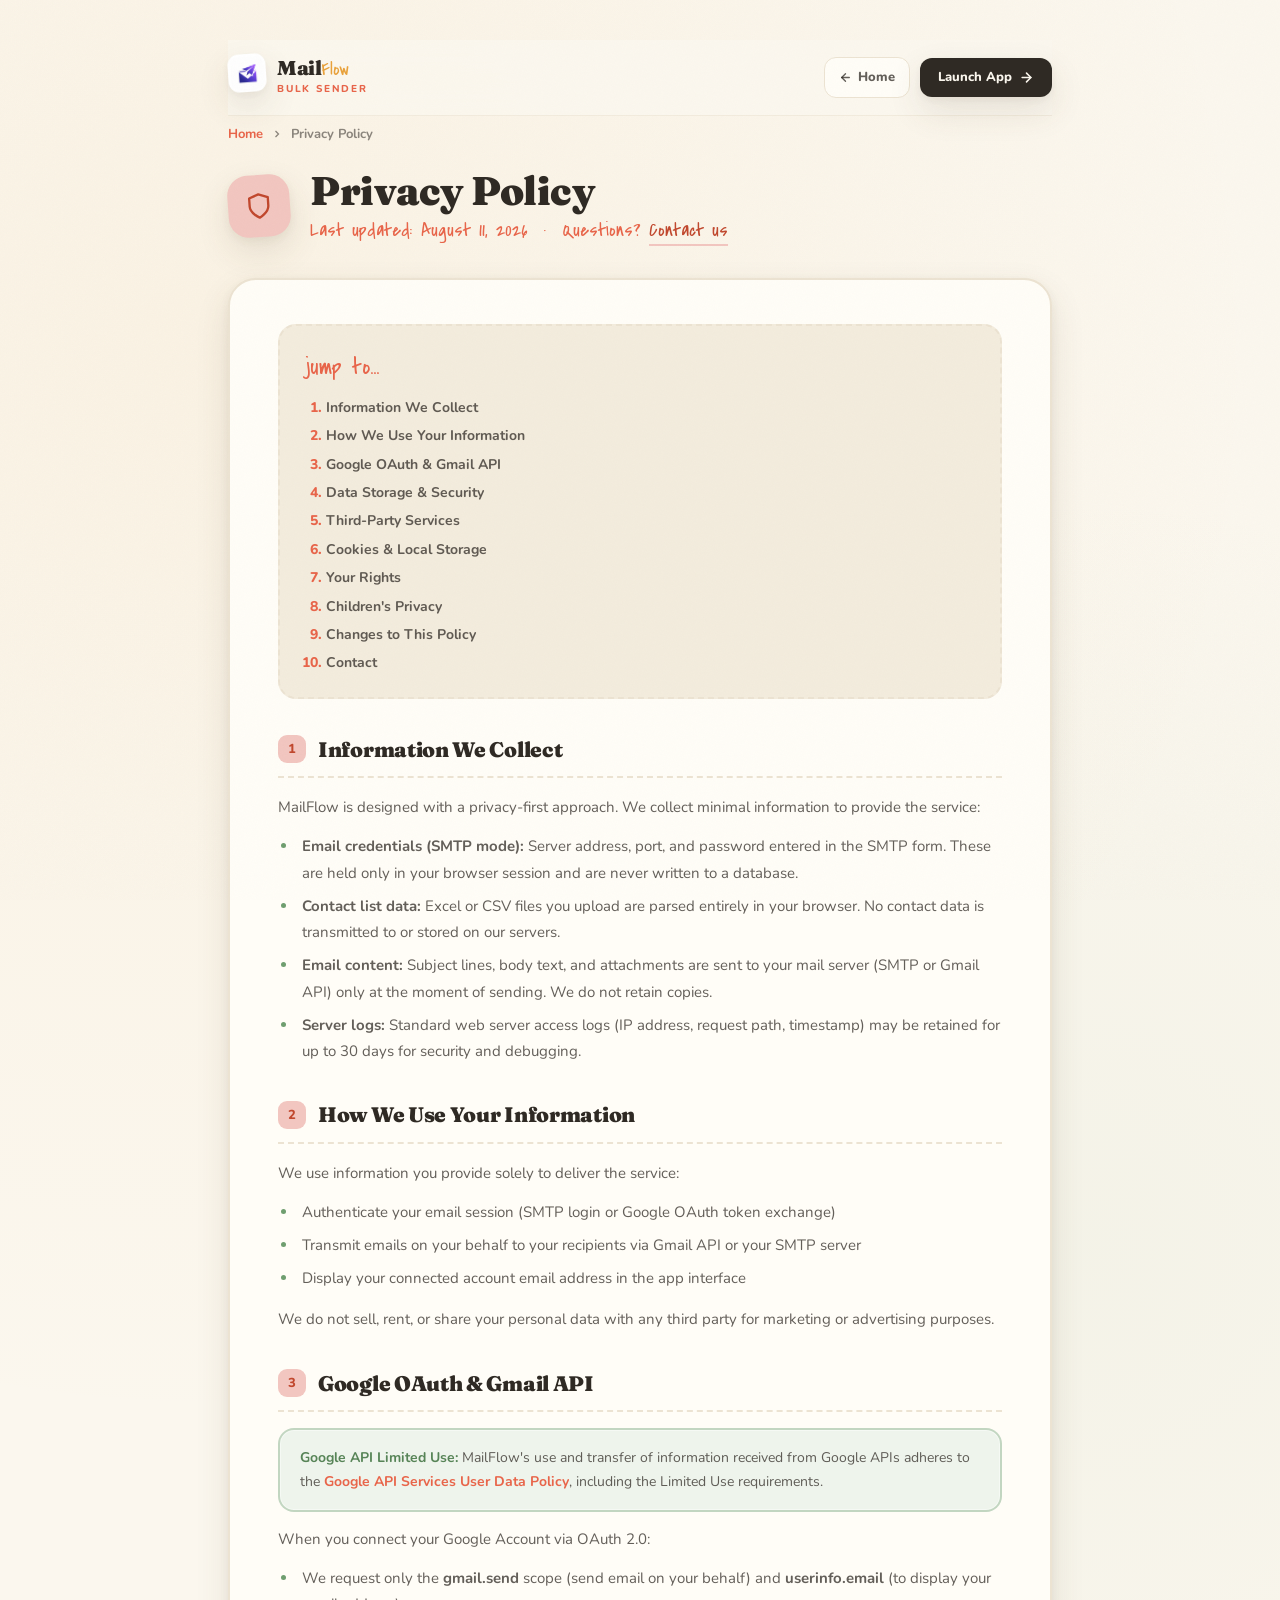
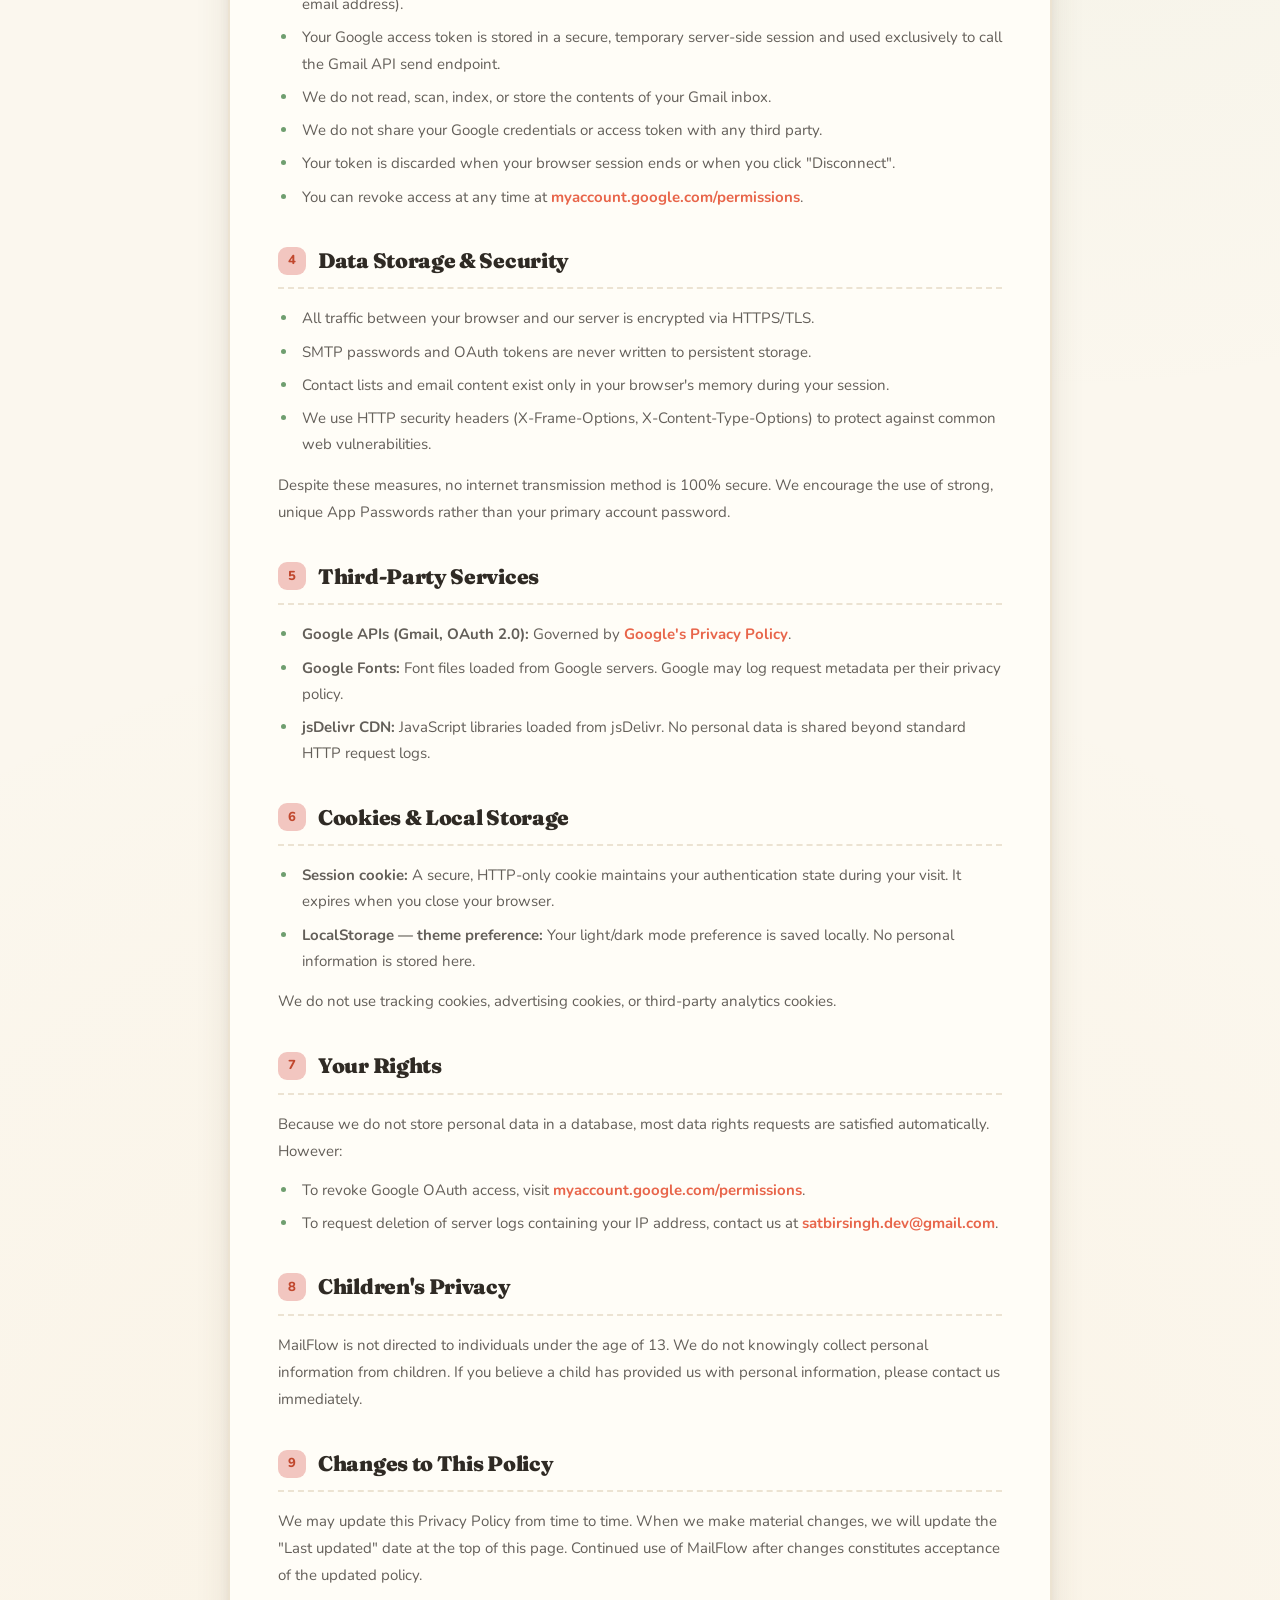
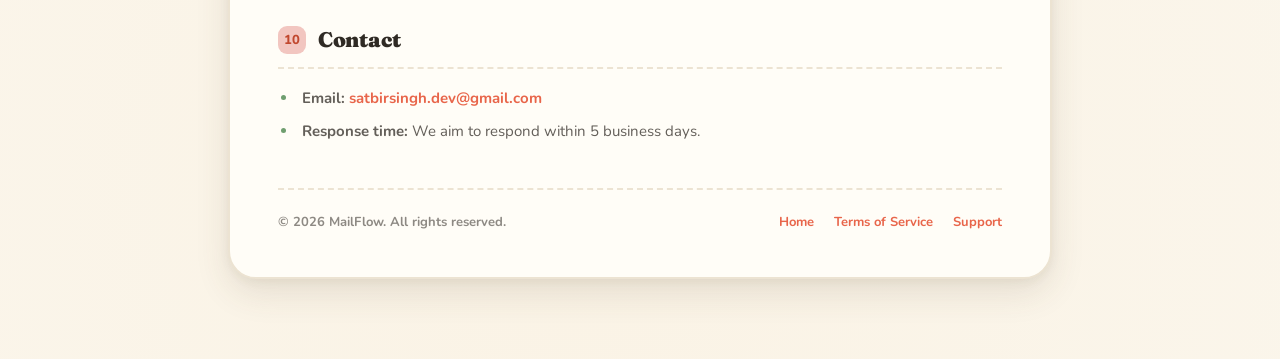
<file: templates/privacy.html>
<!DOCTYPE html>
<html lang="en">

<head>
  <meta charset="UTF-8" />
  <meta name="viewport" content="width=device-width, initial-scale=1.0" />
  <title>Privacy Policy | MailFlow</title>
  <meta name="description"
    content="Privacy Policy for MailFlow — Learn how we handle your data, Google OAuth 2.0 tokens, and email credentials with full Google Limited Use compliance.">
  <meta name="robots" content="index, follow, max-image-preview:large">
  <link rel="canonical" href="https://www.mailflow.tech/privacy" />
  <link rel="icon" type="image/svg+xml" href="/static/logo.svg" />
  <link rel="icon" type="image/x-icon" href="/static/favicon.ico" />

  <!-- Open Graph -->
  <meta property="og:site_name" content="MailFlow">
  <meta property="og:locale" content="en_US">
  <meta property="og:title" content="Privacy Policy | MailFlow">
  <meta property="og:description"
    content="Privacy Policy for MailFlow — Learn how we handle your data, Google OAuth tokens, and email credentials.">
  <meta property="og:type" content="article">
  <meta property="og:url" content="https://www.mailflow.tech/privacy">
  <meta property="og:image" content="https://www.mailflow.tech/static/logo.png">

  <!-- Twitter Card -->
  <meta name="twitter:card" content="summary">
  <meta name="twitter:title" content="Privacy Policy | MailFlow">
  <meta name="twitter:description"
    content="Privacy Policy for MailFlow — Learn how we handle your data, Google OAuth tokens, and email credentials.">
  <meta name="twitter:image" content="https://www.mailflow.tech/static/logo.png">

  <!-- Favicon -->
  <link rel="icon" type="image/x-icon" href="/static/favicon.ico">
  <link rel="icon" type="image/png" sizes="32x32" href="/static/favicon-32.png">
  <link rel="apple-touch-icon" href="/static/favicon-192.png">

  <link rel="preconnect" href="https://fonts.googleapis.com">
  <link rel="preconnect" href="https://fonts.gstatic.com" crossorigin>
  <link href="https://fonts.googleapis.com/css2?family=Fraunces:opsz,wght@9..144,500;9..144,700;9..144,900&family=Nunito:wght@400;600;700;800&family=Covered+By+Your+Grace&display=swap" rel="stylesheet" />

  <style>
    *,
    *::before,
    *::after { box-sizing: border-box; margin: 0; padding: 0; }

    :root {
      --cream: #fbf7ee;
      --cream-2: #f3ecdd;
      --ink: #2f2a24;
      --ink-soft: rgba(47, 42, 36, 0.75);
      --ink-faint: rgba(47, 42, 36, 0.55);
      --terra: #e8654a;
      --terra-dark: #c1482e;
      --gold: #e9a23b;
      --gold-dark: #c9861d;
      --sage: #6f9e6f;
      --sage-dark: #578457;
      --sky: #6ca7d1;
      --blush: #f2c6c0;
      --berry: #b2506e;
      --card: #fffdf7;
      --card-border: #ece3d2;
      --shadow: 0 14px 34px rgba(84, 62, 38, 0.12), 0 3px 10px rgba(84, 62, 38, 0.06);
      --shadow-big: 0 24px 60px rgba(84, 62, 38, 0.18), 0 6px 18px rgba(84, 62, 38, 0.08);
      --font-display: 'Fraunces', Georgia, serif;
      --font-body: 'Nunito', system-ui, sans-serif;
      --font-hand: 'Covered By Your Grace', cursive;
    }

    html { scrollbar-width: thin; scrollbar-color: #d8cbb4 #ece3d2; }
    ::-webkit-scrollbar { width: 12px; }
    ::-webkit-scrollbar-track { background: var(--cream); }
    ::-webkit-scrollbar-thumb { background: #d9ccb4; border-radius: 99px; border: 3px solid var(--cream); }
    ::-webkit-scrollbar-thumb:hover { background: var(--terra); }

    html { scroll-behavior: smooth; }

    body {
      font-family: var(--font-body);
      background: var(--cream);
      color: var(--ink);
      line-height: 1.6;
      overflow-x: hidden;
      -webkit-font-smoothing: antialiased;
      background-image:
        radial-gradient(circle at 15% 10%, rgba(233,162,59,0.06) 0, transparent 32%),
        radial-gradient(circle at 85% 35%, rgba(111,158,111,0.05) 0, transparent 30%),
        radial-gradient(circle at 45% 95%, rgba(233,162,59,0.05) 0, transparent 35%);
    }

    .grain::after {
      content: '';
      position: fixed;
      inset: 0;
      pointer-events: none;
      z-index: 60;
      opacity: 0.5;
      mix-blend-mode: multiply;
      background-image: url("data:image/svg+xml,%3Csvg xmlns='http://www.w3.org/2000/svg' width='120' height='120'%3E%3Cfilter id='n'%3E%3CfeTurbulence type='fractalNoise' baseFrequency='0.9' numOctaves='2'/%3E%3C/filter%3E%3Crect width='100%25' height='100%25' filter='url(%23n)' opacity='0.05'/%3E%3C/svg%3E");
    }

    .page-wrap {
      position: relative;
      z-index: 10;
      max-width: 880px;
      margin: 0 auto;
      padding: 40px 28px 80px;
    }

    /* ── Navbar ─────────────────────────────── */
    /* ── Navbar ─────────────────────────────── */
    nav.lnav {
      position: sticky;
      top: 0;
      z-index: 50;
      display: flex;
      align-items: center;
      justify-content: space-between;
      padding: 14px 0;
      margin: 0 0 8px;
      background: rgba(251, 247, 238, 0.88);
      backdrop-filter: blur(14px);
      -webkit-backdrop-filter: blur(14px);
      border-bottom: 1.5px solid rgba(236, 227, 210, 0.6);
    }

    .nav-logo { display: flex; align-items: center; gap: 11px; text-decoration: none; }
    .logo-badge img {
      width: 38px; height: 38px; border-radius: 11px;
      object-fit: cover; background: #fff; padding: 2.5px;
      box-shadow: var(--shadow);
      transform: rotate(-4deg);
      transition: transform 0.3s;
    }
    .nav-logo:hover .logo-badge img { transform: rotate(4deg) scale(1.06); }
    .nav-logo-text {
      font-family: var(--font-display);
      font-weight: 900;
      font-size: 20px;
      letter-spacing: -0.4px;
      color: var(--ink);
      line-height: 1;
    }
    .nav-hyphen { font-family: var(--font-hand); color: var(--gold); font-weight: 400; display: inline-block; }
    .nav-logo-sub {
      font-size: 10px; color: var(--terra); font-weight: 800;
      letter-spacing: 1.8px; text-transform: uppercase; margin-top: 2px;
    }

    .nav-actions { display: flex; align-items: center; gap: 10px; }
    .btn-nav-ghost {
      display: inline-flex; align-items: center; gap: 6px;
      padding: 9px 14px; border-radius: 12px;
      font-size: 13px; font-weight: 800; text-decoration: none;
      color: var(--ink-soft); border: 1.5px solid var(--card-border);
      background: var(--card); transition: transform 0.2s, border-color 0.2s, color 0.2s, box-shadow 0.2s;
    }
    .btn-nav-ghost:hover { color: var(--terra-dark); border-color: var(--terra); transform: translateY(-2px); box-shadow: var(--shadow); }
    .btn-nav-cta {
      background: var(--ink); color: var(--cream);
      padding: 9px 18px; border-radius: 12px;
      font-size: 13px; font-weight: 800; text-decoration: none;
      display: inline-flex; align-items: center; gap: 7px;
      box-shadow: var(--shadow); transition: transform 0.2s, box-shadow 0.2s, background 0.2s;
    }
    .btn-nav-cta:hover { transform: translateY(-2px) rotate(-1deg); box-shadow: var(--shadow-big); background: var(--terra); }

    /* ── Breadcrumb ─────────────────────────── */
    .breadcrumb {
      display: flex; align-items: center; gap: 8px;
      font-size: 13px; color: var(--ink-faint); margin-bottom: 26px; font-weight: 700;
    }
    .breadcrumb a { color: var(--terra); text-decoration: none; }
    .breadcrumb a:hover { text-decoration: underline; }

    /* ── Doc hero ───────────────────────────── */
    .doc-hero { display: flex; align-items: center; gap: 20px; margin-bottom: 36px; }
    .doc-icon {
      width: 62px; height: 62px; border-radius: 20px; flex-shrink: 0;
      background: var(--blush); color: var(--terra-dark);
      display: grid; place-items: center;
      box-shadow: var(--shadow);
      transform: rotate(-4deg);
    }
    .doc-hero-text h1 {
      font-family: var(--font-display);
      font-size: 40px; font-weight: 900;
      letter-spacing: -0.5px; line-height: 1.05;
      margin-bottom: 6px;
    }
    .doc-hero-text .meta {
      font-family: var(--font-hand);
      font-size: 20px; line-height: 1.2;
      color: var(--terra);
    }
    .doc-hero-text .meta a { color: var(--terra-dark); text-decoration: none; border-bottom: 2px solid var(--blush); }
    .doc-hero-text .meta a:hover { border-bottom-color: var(--terra); }

    /* ── Doc card ───────────────────────────── */
    .doc-card {
      background: var(--card);
      border: 2px solid var(--card-border);
      border-radius: 28px;
      padding: 44px 48px;
      box-shadow: var(--shadow);
      animation: rise 0.5s ease-out;
    }
    @keyframes rise {
      from { opacity: 0; transform: translateY(18px); }
      to { opacity: 1; transform: translateY(0); }
    }
    @media (max-width: 600px) { .doc-card { padding: 28px 22px; } }

    .toc {
      background: var(--cream-2);
      border: 2px dashed var(--card-border);
      border-radius: 18px;
      padding: 22px 26px;
      margin-bottom: 34px;
    }
    .toc-title {
      font-family: var(--font-hand);
      font-size: 24px; color: var(--terra);
      margin-bottom: 10px;
    }
    .toc ol { padding-left: 20px; display: flex; flex-direction: column; gap: 6px; }
    .toc li { font-size: 14px; font-weight: 700; }
    .toc li::marker { color: var(--terra); font-weight: 800; }
    .toc a { color: var(--ink-soft); text-decoration: none; }
    .toc a:hover { color: var(--terra-dark); text-decoration: underline; text-underline-offset: 3px; }

    .doc-section { margin-bottom: 34px; scroll-margin-top: 110px; }
    .doc-section:last-child { margin-bottom: 0; }

    h2.section-title {
      font-family: var(--font-display);
      font-size: 21px; font-weight: 900;
      letter-spacing: -0.3px;
      color: var(--ink);
      padding-bottom: 10px;
      border-bottom: 2px dashed var(--card-border);
      margin-bottom: 16px;
      display: flex; align-items: center; gap: 12px;
    }
    h2.section-title .num {
      width: 28px; height: 28px; border-radius: 9px; flex-shrink: 0;
      background: var(--blush); color: var(--terra-dark);
      font-family: var(--font-body); font-size: 13px; font-weight: 800;
      display: grid; place-items: center;
    }

    p.doc-p {
      font-size: 15px; color: var(--ink-soft);
      line-height: 1.8; margin-bottom: 12px;
    }
    p.doc-p:last-child { margin-bottom: 0; }

    ul.doc-ul, ol.doc-ol {
      padding-left: 20px; margin-bottom: 14px;
      display: flex; flex-direction: column; gap: 7px;
    }
    ul.doc-ul li, ol.doc-ol li {
      font-size: 15px; color: var(--ink-soft); line-height: 1.75;
      padding-left: 4px;
    }
    ul.doc-ul li::marker { color: var(--sage); }
    ol.doc-ol li::marker { color: var(--terra); font-weight: 800; }

    .highlight-box {
      background: #eef4ec;
      border: 2px solid rgba(111, 158, 111, 0.35);
      border-radius: 16px;
      padding: 16px 20px;
      font-size: 14px; color: var(--ink-soft); line-height: 1.7;
      margin-bottom: 14px;
      box-shadow: inset 0 0 0 1px rgba(255,255,255,0.4);
    }
    .highlight-box strong { color: var(--sage-dark); }

    a.doc-link { color: var(--terra); text-decoration: none; font-weight: 700; }
    a.doc-link:hover { text-decoration: underline; text-underline-offset: 3px; }

    .doc-footer {
      margin-top: 44px; padding-top: 22px;
      border-top: 2px dashed var(--card-border);
      display: flex; align-items: center; justify-content: space-between;
      flex-wrap: wrap; gap: 12px;
      font-size: 13px; color: var(--ink-faint); font-weight: 700;
    }
    .doc-footer a { color: var(--terra); text-decoration: none; margin-left: 16px; }
    .doc-footer a:hover { text-decoration: underline; }

    @media (max-width: 640px) {
      .page-wrap { padding: 0 18px 60px; }
      nav.lnav { padding: 12px 0; margin-bottom: 4px; }
      .logo-badge img { width: 32px; height: 32px; border-radius: 9px; }
      .nav-logo-text { font-size: 17px; }
      .nav-logo-sub { font-size: 9px; letter-spacing: 1.4px; }
      .nav-actions { gap: 8px; }
      .btn-nav-ghost { padding: 7px 11px; font-size: 12px; border-radius: 10px; }
      .btn-nav-cta { padding: 7px 14px; font-size: 12px; border-radius: 10px; }
      .btn-nav-ghost svg, .btn-nav-cta svg { width: 12px !important; height: 12px !important; }
      .doc-hero-text h1 { font-size: 30px; }
      .doc-hero { gap: 14px; margin-bottom: 28px; }
      .doc-icon { width: 50px; height: 50px; border-radius: 16px; }
      .doc-icon svg { width: 22px; height: 22px; }
    }

    @media (max-width: 420px) {
      nav.lnav { padding: 10px 0; }
      .logo-badge img { width: 28px; height: 28px; border-radius: 8px; }
      .nav-logo { gap: 8px; }
      .nav-logo-text { font-size: 15px; }
      .nav-logo-sub { font-size: 8px; letter-spacing: 1px; }
      .btn-nav-ghost { padding: 6px 10px; font-size: 11px; gap: 4px; }
      .btn-nav-cta { padding: 6px 12px; font-size: 11px; gap: 5px; }
      .doc-hero-text h1 { font-size: 26px; }
      .breadcrumb { font-size: 12px; margin-bottom: 18px; }
    }
  </style>
</head>

<body class="grain">
  <div class="page-wrap">

    <nav class="lnav">
      <a href="/" class="nav-logo">
        <span class="logo-badge">
          <img src="/static/logo.png" alt="MailFlow Logo" width="44" height="44" fetchpriority="high" />
        </span>
        <span>
          <div class="nav-logo-text">Mail<span class="nav-hyphen">Flow</span></div>
          <div class="nav-logo-sub">Bulk Sender</div>
        </span>
      </a>
      <div class="nav-actions">
        <a href="/" class="btn-nav-ghost">
          <svg xmlns="http://www.w3.org/2000/svg" width="13" height="13" viewBox="0 0 24 24" fill="none" stroke="currentColor" stroke-width="2.5" stroke-linecap="round" stroke-linejoin="round">
            <line x1="19" y1="12" x2="5" y2="12" />
            <polyline points="12 19 5 12 12 5" />
          </svg>
          Home
        </a>
        <a href="/app" class="btn-nav-cta">
          Launch App
          <svg xmlns="http://www.w3.org/2000/svg" width="15" height="15" viewBox="0 0 24 24" fill="none" stroke="currentColor" stroke-width="2.5" stroke-linecap="round" stroke-linejoin="round">
            <line x1="5" y1="12" x2="19" y2="12" /><polyline points="12 5 19 12 12 19" />
          </svg>
        </a>
      </div>
    </nav>

    <main>
      <div class="breadcrumb">
        <a href="/">Home</a>
        <svg xmlns="http://www.w3.org/2000/svg" width="12" height="12" viewBox="0 0 24 24" fill="none" stroke="currentColor" stroke-width="2.5">
          <polyline points="9 18 15 12 9 6" />
        </svg>
        <span>Privacy Policy</span>
      </div>

      <div class="doc-hero">
        <div class="doc-icon">
          <svg xmlns="http://www.w3.org/2000/svg" width="28" height="28" viewBox="0 0 24 24" fill="none" stroke="currentColor" stroke-width="2" stroke-linecap="round" stroke-linejoin="round">
            <path d="M12 22s8-4 8-10V5l-8-3-8 3v7c0 6 8 10 8 10z" />
          </svg>
        </div>
        <div class="doc-hero-text">
          <h1>Privacy Policy</h1>
          <p class="meta">Last updated: August 11, 2026 &nbsp;&middot;&nbsp; Questions? <a href="mailto:satbirsingh.dev@gmail.com">Contact us</a></p>
        </div>
      </div>

      <div class="doc-card">
        <div class="toc">
          <div class="toc-title">jump to&hellip;</div>
          <ol>
            <li><a href="#s1">Information We Collect</a></li>
            <li><a href="#s2">How We Use Your Information</a></li>
            <li><a href="#s3">Google OAuth &amp; Gmail API</a></li>
            <li><a href="#s4">Data Storage &amp; Security</a></li>
            <li><a href="#s5">Third-Party Services</a></li>
            <li><a href="#s6">Cookies &amp; Local Storage</a></li>
            <li><a href="#s7">Your Rights</a></li>
            <li><a href="#s8">Children's Privacy</a></li>
            <li><a href="#s9">Changes to This Policy</a></li>
            <li><a href="#s10">Contact</a></li>
          </ol>
        </div>

        <div class="doc-section" id="s1">
          <h2 class="section-title"><span class="num">1</span> Information We Collect</h2>
          <p class="doc-p">MailFlow is designed with a privacy-first approach. We collect minimal information to provide
            the service:</p>
          <ul class="doc-ul">
            <li><strong>Email credentials (SMTP mode):</strong> Server address, port, and password entered in the SMTP
              form. These are held only in your browser session and are never written to a database.</li>
            <li><strong>Contact list data:</strong> Excel or CSV files you upload are parsed entirely in your browser. No
              contact data is transmitted to or stored on our servers.</li>
            <li><strong>Email content:</strong> Subject lines, body text, and attachments are sent to your mail server
              (SMTP or Gmail API) only at the moment of sending. We do not retain copies.</li>
            <li><strong>Server logs:</strong> Standard web server access logs (IP address, request path, timestamp) may be
              retained for up to 30 days for security and debugging.</li>
          </ul>
        </div>

        <div class="doc-section" id="s2">
          <h2 class="section-title"><span class="num">2</span> How We Use Your Information</h2>
          <p class="doc-p">We use information you provide solely to deliver the service:</p>
          <ul class="doc-ul">
            <li>Authenticate your email session (SMTP login or Google OAuth token exchange)</li>
            <li>Transmit emails on your behalf to your recipients via Gmail API or your SMTP server</li>
            <li>Display your connected account email address in the app interface</li>
          </ul>
          <p class="doc-p">We do not sell, rent, or share your personal data with any third party for marketing or
            advertising purposes.</p>
        </div>

        <div class="doc-section" id="s3">
          <h2 class="section-title"><span class="num">3</span> Google OAuth &amp; Gmail API</h2>
          <div class="highlight-box">
            <strong>Google API Limited Use:</strong> MailFlow's use and transfer of information received from Google APIs
            adheres to the <a class="doc-link" href="https://developers.google.com/terms/api-services-user-data-policy" target="_blank" rel="noopener">Google API Services User Data Policy</a>, including the Limited Use requirements.
          </div>
          <p class="doc-p">When you connect your Google Account via OAuth 2.0:</p>
          <ul class="doc-ul">
            <li>We request only the <strong>gmail.send</strong> scope (send email on your behalf) and
              <strong>userinfo.email</strong> (to display your email address).</li>
            <li>Your Google access token is stored in a secure, temporary server-side session and used exclusively to call
              the Gmail API send endpoint.</li>
            <li>We do not read, scan, index, or store the contents of your Gmail inbox.</li>
            <li>We do not share your Google credentials or access token with any third party.</li>
            <li>Your token is discarded when your browser session ends or when you click "Disconnect".</li>
            <li>You can revoke access at any time at <a class="doc-link" href="https://myaccount.google.com/permissions" target="_blank" rel="noopener">myaccount.google.com/permissions</a>.</li>
          </ul>
        </div>

        <div class="doc-section" id="s4">
          <h2 class="section-title"><span class="num">4</span> Data Storage &amp; Security</h2>
          <ul class="doc-ul">
            <li>All traffic between your browser and our server is encrypted via HTTPS/TLS.</li>
            <li>SMTP passwords and OAuth tokens are never written to persistent storage.</li>
            <li>Contact lists and email content exist only in your browser's memory during your session.</li>
            <li>We use HTTP security headers (X-Frame-Options, X-Content-Type-Options) to protect against common web
              vulnerabilities.</li>
          </ul>
          <p class="doc-p">Despite these measures, no internet transmission method is 100% secure. We encourage the use of
            strong, unique App Passwords rather than your primary account password.</p>
        </div>

        <div class="doc-section" id="s5">
          <h2 class="section-title"><span class="num">5</span> Third-Party Services</h2>
          <ul class="doc-ul">
            <li><strong>Google APIs (Gmail, OAuth 2.0):</strong> Governed by <a class="doc-link" href="https://policies.google.com/privacy" target="_blank" rel="noopener">Google's Privacy Policy</a>.</li>
            <li><strong>Google Fonts:</strong> Font files loaded from Google servers. Google may log request metadata per
              their privacy policy.</li>
            <li><strong>jsDelivr CDN:</strong> JavaScript libraries loaded from jsDelivr. No personal data is shared
              beyond standard HTTP request logs.</li>
          </ul>
        </div>

        <div class="doc-section" id="s6">
          <h2 class="section-title"><span class="num">6</span> Cookies &amp; Local Storage</h2>
          <ul class="doc-ul">
            <li><strong>Session cookie:</strong> A secure, HTTP-only cookie maintains your authentication state during
              your visit. It expires when you close your browser.</li>
            <li><strong>LocalStorage — theme preference:</strong> Your light/dark mode preference is saved locally. No
              personal information is stored here.</li>
          </ul>
          <p class="doc-p">We do not use tracking cookies, advertising cookies, or third-party analytics cookies.</p>
        </div>

        <div class="doc-section" id="s7">
          <h2 class="section-title"><span class="num">7</span> Your Rights</h2>
          <p class="doc-p">Because we do not store personal data in a database, most data rights requests are satisfied
            automatically. However:</p>
          <ul class="doc-ul">
            <li>To revoke Google OAuth access, visit <a class="doc-link" href="https://myaccount.google.com/permissions" target="_blank" rel="noopener">myaccount.google.com/permissions</a>.</li>
            <li>To request deletion of server logs containing your IP address, contact us at <a class="doc-link" href="mailto:satbirsingh.dev@gmail.com">satbirsingh.dev@gmail.com</a>.</li>
          </ul>
        </div>

        <div class="doc-section" id="s8">
          <h2 class="section-title"><span class="num">8</span> Children's Privacy</h2>
          <p class="doc-p">MailFlow is not directed to individuals under the age of 13. We do not knowingly collect
            personal information from children. If you believe a child has provided us with personal information, please
            contact us immediately.</p>
        </div>

        <div class="doc-section" id="s9">
          <h2 class="section-title"><span class="num">9</span> Changes to This Policy</h2>
          <p class="doc-p">We may update this Privacy Policy from time to time. When we make material changes, we will
            update the "Last updated" date at the top of this page. Continued use of MailFlow after changes constitutes
            acceptance of the updated policy.</p>
        </div>

        <div class="doc-section" id="s10">
          <h2 class="section-title"><span class="num">10</span> Contact</h2>
          <ul class="doc-ul">
            <li><strong>Email:</strong> <a class="doc-link" href="mailto:satbirsingh.dev@gmail.com">satbirsingh.dev@gmail.com</a></li>
            <li><strong>Response time:</strong> We aim to respond within 5 business days.</li>
          </ul>
        </div>

        <div class="doc-footer">
          <span>&copy; 2026 MailFlow. All rights reserved.</span>
          <div>
            <a href="/">Home</a>
            <a href="/terms">Terms of Service</a>
            <a href="/support">Support</a>
          </div>
        </div>
      </div>
    </main>
  </div>
</body>

</html>
</file>
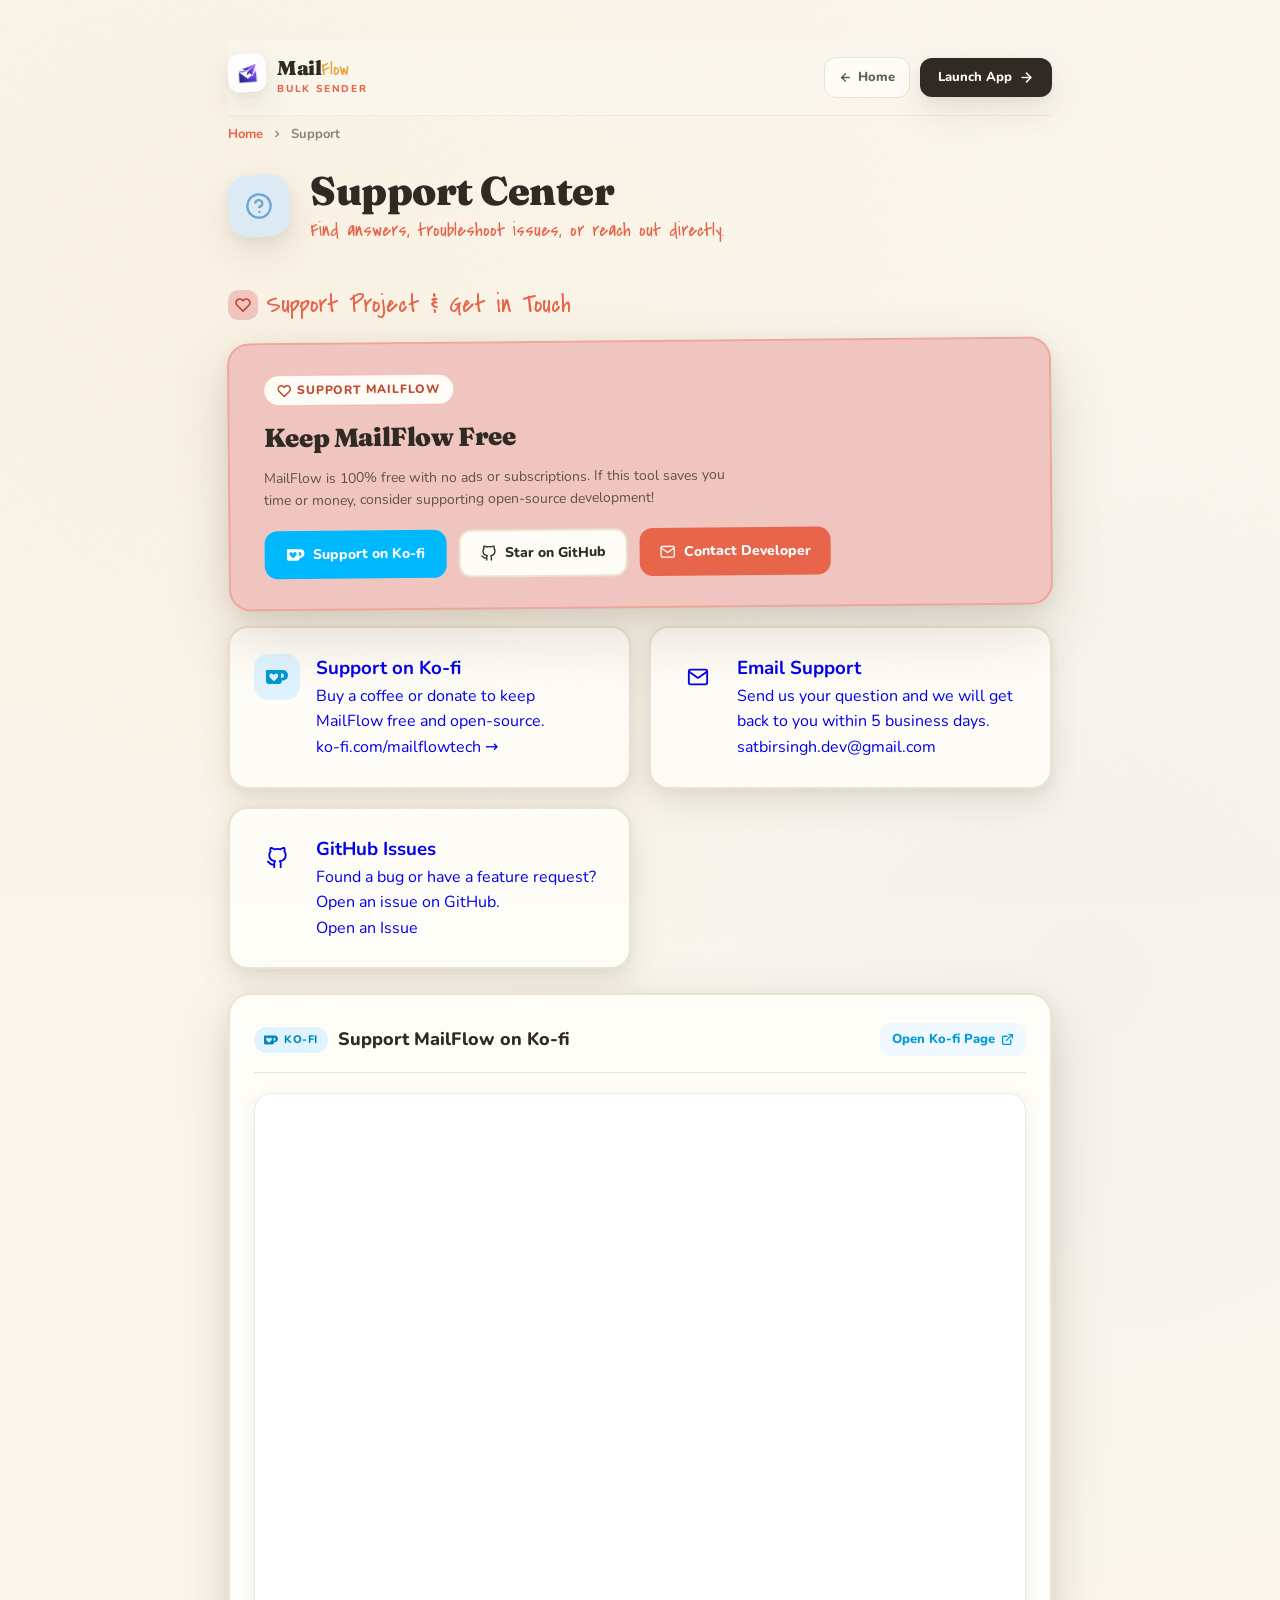
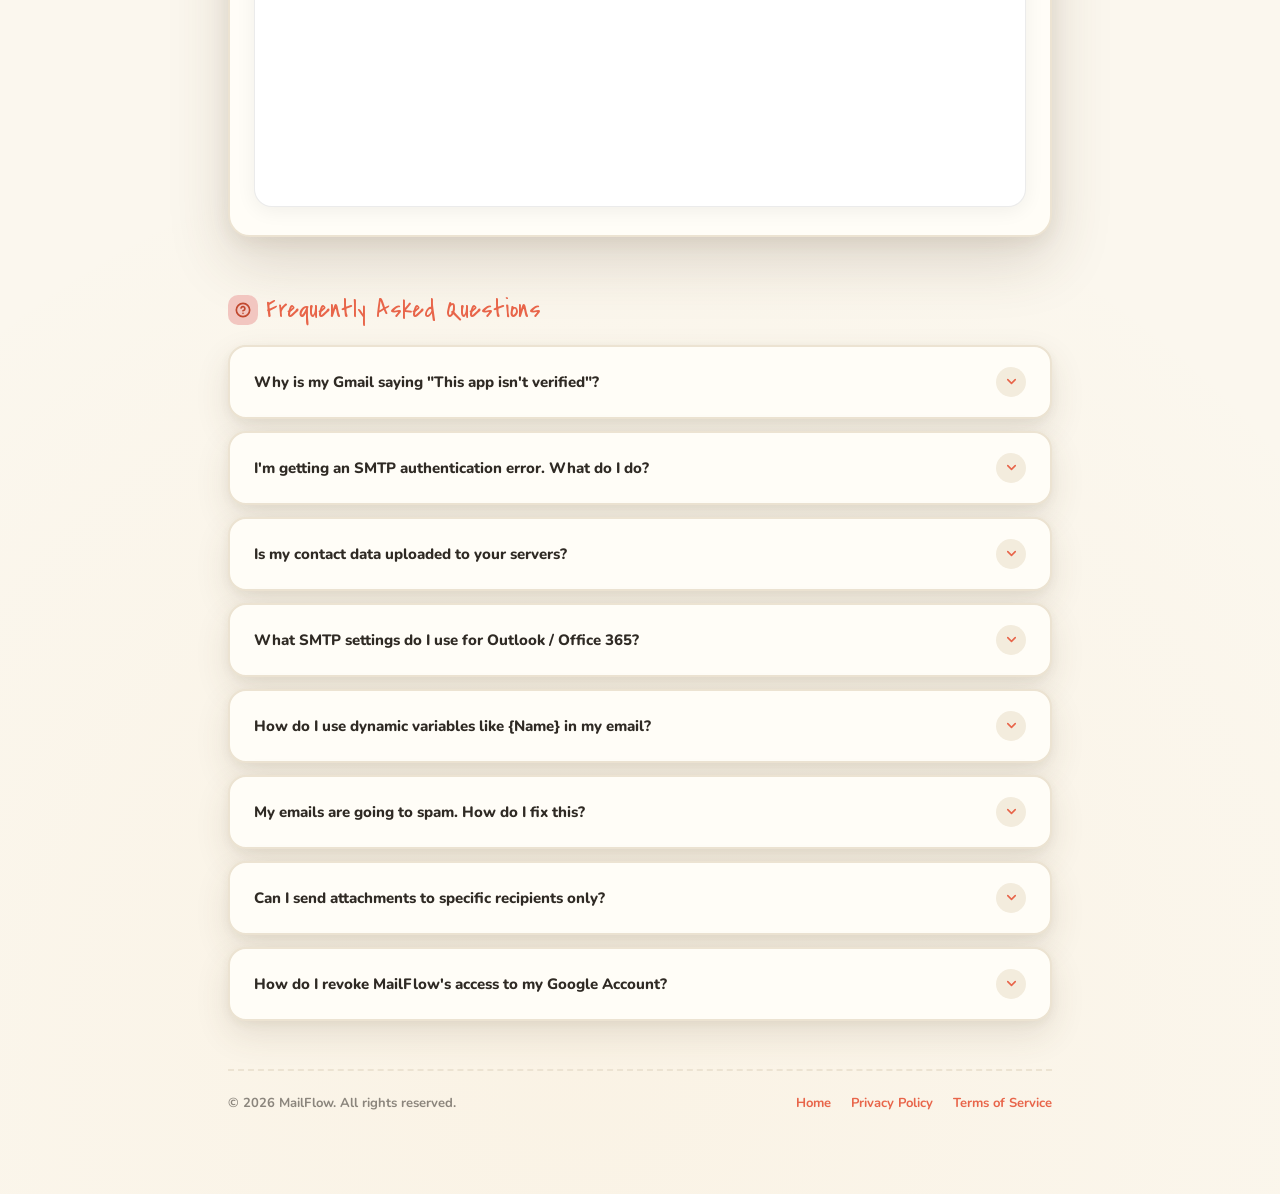
<file: templates/support.html>
<!DOCTYPE html>
<html lang="en">
<head>
  <meta charset="UTF-8" />
  <meta name="viewport" content="width=device-width, initial-scale=1.0"/>
  <title>Support &amp; Help Center | MailFlow</title>
  <meta name="description" content="MailFlow Support — Find answers to common questions about Google OAuth verification, SMTP setup, Excel/CSV parsing, rate limits, and spam prevention.">
  <meta name="robots" content="index, follow, max-image-preview:large">
  <link rel="canonical" href="https://www.mailflow.tech/support" />
  <meta name="google-site-verification" content="ZpoPaINcuQUdWTUiOTN3Iw_ydXxXrMs6CbtQN950OWM" />
  <link rel="icon" type="image/svg+xml" href="/static/logo.svg" />

  <!-- Open Graph -->
  <meta property="og:site_name" content="MailFlow">
  <meta property="og:locale" content="en_US">
  <meta property="og:title" content="Support &amp; Help Center | MailFlow">
  <meta property="og:description" content="MailFlow Support — FAQs, troubleshooting guides, and contact information for bulk email sending.">
  <meta property="og:type" content="article">
  <meta property="og:url" content="https://www.mailflow.tech/support">
  <meta property="og:image" content="https://www.mailflow.tech/static/logo.png">

  <!-- Twitter Card -->
  <meta name="twitter:card" content="summary">
  <meta name="twitter:title" content="Support &amp; Help Center | MailFlow">
  <meta name="twitter:description" content="MailFlow Support — FAQs, troubleshooting guides, and contact information for bulk email sending.">
  <meta name="twitter:image" content="https://www.mailflow.tech/static/logo.png">

  <!-- Favicon -->
  <link rel="preload" href="/static/logo.png" as="image" type="image/png" fetchpriority="high" />
  <link rel="icon" href="/static/logo.png" type="image/png">
  <link rel="apple-touch-icon" href="/static/logo.png">

  <link rel="preconnect" href="https://fonts.googleapis.com">
  <link rel="preconnect" href="https://fonts.gstatic.com" crossorigin>
  <link href="https://fonts.googleapis.com/css2?family=Fraunces:opsz,wght@9..144,500;9..144,700;9..144,900&family=Nunito:wght@400;600;700;800&family=Covered+By+Your+Grace&display=swap" rel="stylesheet" />

  <!-- FAQ Schema for SEO -->
  <script type="application/ld+json">
  {
    "@context": "https://schema.org",
    "@type": "FAQPage",
    "mainEntity": [
      {
        "@type": "Question",
        "name": "Why is my Gmail saying 'This app isn't verified'?",
        "acceptedAnswer": {
          "@type": "Answer",
          "text": "This is a Google warning shown for apps that have not yet completed Google's OAuth verification process. The app is safe to use — click 'Advanced' then 'Go to MailFlow' to proceed."
        }
      },
      {
        "@type": "Question",
        "name": "I'm getting an SMTP authentication error. What do I do?",
        "acceptedAnswer": {
          "@type": "Answer",
          "text": "For Gmail SMTP, you must use an App Password, not your regular Gmail password. Generate an App Password in your Google Account settings with 2-Step Verification enabled."
        }
      },
      {
        "@type": "Question",
        "name": "Is my contact data uploaded to your servers?",
        "acceptedAnswer": {
          "@type": "Answer",
          "text": "No. Your Excel or CSV file is parsed entirely in your browser using JavaScript. Contact data never leaves your device."
        }
      }
    ]
  }
  </script>

  <style>
    *, *::before, *::after { box-sizing: border-box; margin: 0; padding: 0; }

    :root {
      --cream: #fbf7ee;
      --cream-2: #f3ecdd;
      --ink: #2f2a24;
      --ink-soft: rgba(47, 42, 36, 0.75);
      --ink-faint: rgba(47, 42, 36, 0.55);
      --terra: #e8654a;
      --terra-dark: #c1482e;
      --gold: #e9a23b;
      --gold-dark: #c9861d;
      --sage: #6f9e6f;
      --sage-dark: #578457;
      --sky: #6ca7d1;
      --blush: #f2c6c0;
      --berry: #b2506e;
      --card: #fffdf7;
      --card-border: #ece3d2;
      --shadow: 0 14px 34px rgba(84, 62, 38, 0.12), 0 3px 10px rgba(84, 62, 38, 0.06);
      --shadow-big: 0 24px 60px rgba(84, 62, 38, 0.18), 0 6px 18px rgba(84, 62, 38, 0.08);
      --font-display: 'Fraunces', Georgia, serif;
      --font-body: 'Nunito', system-ui, sans-serif;
      --font-hand: 'Covered By Your Grace', cursive;
    }

    html { scrollbar-width: thin; scrollbar-color: #d8cbb4 #ece3d2; }
    ::-webkit-scrollbar { width: 12px; }
    ::-webkit-scrollbar-track { background: var(--cream); }
    ::-webkit-scrollbar-thumb { background: #d9ccb4; border-radius: 99px; border: 3px solid var(--cream); }
    ::-webkit-scrollbar-thumb:hover { background: var(--terra); }

    body {
      font-family: var(--font-body);
      background: var(--cream);
      color: var(--ink);
      line-height: 1.6;
      overflow-x: hidden;
      -webkit-font-smoothing: antialiased;
      background-image:
        radial-gradient(circle at 15% 10%, rgba(233,162,59,0.06) 0, transparent 32%),
        radial-gradient(circle at 85% 35%, rgba(108,167,209,0.05) 0, transparent 30%),
        radial-gradient(circle at 45% 95%, rgba(233,162,59,0.05) 0, transparent 35%);
    }

    .grain::after {
      content: '';
      position: fixed;
      inset: 0;
      pointer-events: none;
      z-index: 60;
      opacity: 0.5;
      mix-blend-mode: multiply;
      background-image: url("data:image/svg+xml,%3Csvg xmlns='http://www.w3.org/2000/svg' width='120' height='120'%3E%3Cfilter id='n'%3E%3CfeTurbulence type='fractalNoise' baseFrequency='0.9' numOctaves='2'/%3E%3C/filter%3E%3Crect width='100%25' height='100%25' filter='url(%23n)' opacity='0.05'/%3E%3C/svg%3E");
    }

    .page-wrap {
      position: relative;
      z-index: 10;
      max-width: 880px;
      margin: 0 auto;
      padding: 40px 28px 80px;
    }

    /* ── Navbar ─────────────────────────────── */
    nav.lnav {
      position: sticky;
      top: 0;
      z-index: 50;
      display: flex;
      align-items: center;
      justify-content: space-between;
      padding: 14px 0;
      margin: 0 0 8px;
      background: rgba(251, 247, 238, 0.88);
      backdrop-filter: blur(14px);
      -webkit-backdrop-filter: blur(14px);
      border-bottom: 1.5px solid rgba(236, 227, 210, 0.6);
    }

    .nav-logo { display: flex; align-items: center; gap: 11px; text-decoration: none; }
    .logo-badge img {
      width: 38px; height: 38px; border-radius: 11px;
      object-fit: cover; background: #fff; padding: 2.5px;
      box-shadow: var(--shadow);
      transform: rotate(-4deg);
      transition: transform 0.3s;
    }
    .nav-logo:hover .logo-badge img { transform: rotate(4deg) scale(1.06); }
    .nav-logo-text {
      font-family: var(--font-display);
      font-weight: 900;
      font-size: 20px;
      letter-spacing: -0.4px;
      color: var(--ink);
      line-height: 1;
    }
    .nav-hyphen { font-family: var(--font-hand); color: var(--gold); font-weight: 400; display: inline-block; }
    .nav-logo-sub {
      font-size: 10px; color: var(--terra); font-weight: 800;
      letter-spacing: 1.8px; text-transform: uppercase; margin-top: 2px;
    }

    .nav-actions { display: flex; align-items: center; gap: 10px; }
    .btn-nav-ghost {
      display: inline-flex; align-items: center; gap: 6px;
      padding: 9px 14px; border-radius: 12px;
      font-size: 13px; font-weight: 800; text-decoration: none;
      color: var(--ink-soft); border: 1.5px solid var(--card-border);
      background: var(--card); transition: transform 0.2s, border-color 0.2s, color 0.2s, box-shadow 0.2s;
    }
    .btn-nav-ghost:hover { color: var(--terra-dark); border-color: var(--terra); transform: translateY(-2px); box-shadow: var(--shadow); }
    .btn-nav-cta {
      background: var(--ink); color: var(--cream);
      padding: 9px 18px; border-radius: 12px;
      font-size: 13px; font-weight: 800; text-decoration: none;
      display: inline-flex; align-items: center; gap: 7px;
      box-shadow: var(--shadow); transition: transform 0.2s, box-shadow 0.2s, background 0.2s;
    }
    .btn-nav-cta:hover { transform: translateY(-2px) rotate(-1deg); box-shadow: var(--shadow-big); background: var(--terra); }

    /* ── Breadcrumb ─────────────────────────── */
    .breadcrumb {
      display: flex; align-items: center; gap: 8px;
      font-size: 13px; color: var(--ink-faint); margin-bottom: 26px; font-weight: 700;
    }
    .breadcrumb a { color: var(--terra); text-decoration: none; }
    .breadcrumb a:hover { text-decoration: underline; }

    /* ── Doc hero ───────────────────────────── */
    .doc-hero { display: flex; align-items: center; gap: 20px; margin-bottom: 36px; }
    .doc-icon {
      width: 62px; height: 62px; border-radius: 20px; flex-shrink: 0;
      background: #dcebf5; color: var(--sky);
      display: grid; place-items: center;
      box-shadow: var(--shadow);
      transform: rotate(-4deg);
    }
    .doc-hero-text h1 {
      font-family: var(--font-display);
      font-size: 40px; font-weight: 900;
      letter-spacing: -0.5px; line-height: 1.05;
      margin-bottom: 6px;
    }
    .doc-hero-text .meta {
      font-family: var(--font-hand);
      font-size: 20px; line-height: 1.2;
      color: var(--terra);
    }

    /* ── Section labels ─────────────────────── */
    .section-label {
      display: inline-flex; align-items: center; gap: 8px;
      font-family: var(--font-hand);
      font-size: 26px; color: var(--terra);
      margin: 6px 0 14px;
    }
    .section-label .sl-ico {
      width: 30px; height: 30px; border-radius: 10px;
      background: var(--blush); color: var(--terra-dark);
      display: inline-grid; place-items: center; padding: 7px;
    }

    /* ── Contact cards ──────────────────────── */
    .contact-grid { display: grid; grid-template-columns: 1fr 1fr; gap: 18px; margin-bottom: 46px; }
    @media (max-width: 680px) { .contact-grid { grid-template-columns: 1fr; } }

    .support-banner {
      grid-column: 1 / -1;
      display: flex; align-items: center; justify-content: space-between; gap: 26px;
      background: var(--blush);
      border: 2px solid rgba(232, 101, 74, 0.3);
      border-radius: 22px;
      padding: 30px 34px;
      box-shadow: var(--shadow-big);
      transform: rotate(-0.5deg);
    }
    @media (max-width: 680px) {
      .support-banner { flex-direction: column; text-align: center; padding: 26px 22px; }
    }
    .support-banner .banner-pill {
      display: inline-flex; align-items: center; gap: 6px;
      padding: 5px 13px; border-radius: 100px;
      background: var(--card); border: 1px solid rgba(232, 101, 74, 0.35);
      color: var(--terra-dark); font-size: 12px; font-weight: 800;
      text-transform: uppercase; letter-spacing: 0.8px; margin-bottom: 12px;
    }
    .support-banner h2 {
      font-family: var(--font-display);
      font-size: 26px; font-weight: 900; letter-spacing: -0.4px;
      color: var(--ink); margin-bottom: 8px;
    }
    .support-banner p { font-size: 14px; color: var(--ink-soft); line-height: 1.6; max-width: 480px; margin-bottom: 18px; }
    .support-banner .banner-btns { display: flex; gap: 12px; flex-wrap: wrap; }
    .btn-warm {
      display: inline-flex; align-items: center; gap: 8px;
      padding: 11px 20px; border-radius: 13px;
      font-size: 14px; font-weight: 800; text-decoration: none;
      transition: transform 0.2s, box-shadow 0.2s, background 0.2s;
    }
    .btn-warm:hover { transform: translateY(-2px) rotate(-1deg); box-shadow: var(--shadow); }
    .btn-warm-solid { background: var(--terra); color: #fff; }
    .btn-warm-solid:hover { background: var(--terra-dark); }
    .btn-warm-ghost { background: var(--card); color: var(--ink); border: 2px solid var(--card-border); }
    .btn-warm-ghost:hover { border-color: var(--terra); color: var(--terra-dark); }

    .contact-card {
      background: var(--card);
      border: 2px solid var(--card-border);
      border-radius: 20px;
      padding: 26px 24px;
      display: flex; align-items: flex-start; gap: 16px;
      text-decoration: none;
      box-shadow: var(--shadow);
      transition: transform 0.25s, box-shadow 0.25s, border-color 0.25s;
    }
    .contact-card:hover { transform: translateY(-5px); box-shadow: var(--shadow-big); border-color: rgba(232, 101, 74, 0.4); }
    .contact-card-icon {
      width: 46px; height: 46px; border-radius: 14px; flex-shrink: 0;
      display: grid; place-items: center;
    }
    .btn-kofi {
      background: #00b9fe; color: #fff; border: 2px solid #00b9fe;
    }
    .btn-kofi:hover {
      background: #009cd9; border-color: #009cd9; color: #fff;
    }
    .cc-kofi { background: #e0f4ff; color: #009ad4; }

    .kofi-embed-panel {
      grid-column: 1 / -1;
      background: var(--card);
      border: 2px solid var(--card-border);
      border-radius: 22px;
      padding: 28px 24px;
      box-shadow: var(--shadow-big);
      margin-top: 6px;
    }
    .kofi-embed-header {
      display: flex;
      justify-content: space-between;
      align-items: center;
      flex-wrap: wrap;
      gap: 12px;
      margin-bottom: 20px;
      padding-bottom: 16px;
      border-bottom: 1px solid var(--card-border);
    }
    .kofi-embed-header h3 {
      font-size: 18px;
      font-weight: 800;
      color: var(--ink);
      display: flex;
      align-items: center;
      gap: 10px;
    }
    .kofi-badge {
      display: inline-flex;
      align-items: center;
      gap: 6px;
      background: #e0f4ff;
      color: #0087ba;
      padding: 4px 10px;
      border-radius: 100px;
      font-size: 11px;
      font-weight: 800;
      letter-spacing: 0.6px;
      text-transform: uppercase;
    }
    .kofi-out-link {
      font-size: 13px;
      font-weight: 800;
      color: #009ad4;
      text-decoration: none;
      display: inline-flex;
      align-items: center;
      gap: 6px;
      padding: 6px 12px;
      border-radius: 10px;
      background: #f0f9ff;
      transition: background 0.2s, color 0.2s;
    }
    .kofi-out-link:hover {
      background: #00b9fe;
      color: #fff;
    }
    .kofi-frame-container {
      width: 100%;
      max-width: 780px;
      margin: 0 auto;
      border-radius: 18px;
      overflow: hidden;
      background: #ffffff;
      box-shadow: 0 4px 20px rgba(0,0,0,0.06);
      border: 1px solid rgba(0,0,0,0.08);
    }
    .kofi-frame-container iframe {
      display: block;
      width: 100%;
      height: 712px;
      border: none;
    }

    /* ── FAQ ───────────────────────────────── */
    .faq-list { display: flex; flex-direction: column; gap: 12px; margin-bottom: 48px; }
    .faq-item {
      background: var(--card);
      border: 2px solid var(--card-border);
      border-radius: 18px;
      overflow: hidden;
      box-shadow: var(--shadow);
      transition: border-color 0.2s;
    }
    .faq-item.open { border-color: var(--terra); }
    .faq-q {
      padding: 20px 24px;
      font-size: 15px; font-weight: 800;
      display: flex; justify-content: space-between; align-items: center;
      cursor: pointer; user-select: none; gap: 16px;
    }
    .faq-q .qcaret {
      width: 30px; height: 30px; border-radius: 50%;
      background: var(--cream-2); color: var(--terra);
      display: grid; place-items: center; flex-shrink: 0;
      transition: transform 0.3s, background 0.3s;
    }
    .faq-item.open .qcaret { transform: rotate(180deg); background: var(--terra); color: #fff; }
    .faq-a {
      padding: 0 24px 22px;
      font-size: 14px; color: var(--ink-soft); line-height: 1.75;
      display: none;
    }
    .faq-item.open .faq-a { display: block; }
    .faq-a code {
      background: var(--cream-2); padding: 2px 7px; border-radius: 6px;
      font-family: 'Consolas', monospace; font-size: 12.5px; font-weight: 700; color: var(--terra-dark);
    }
    .faq-a a { color: var(--terra); text-decoration: none; font-weight: 700; }
    .faq-a a:hover { text-decoration: underline; }

    /* ── Footer ───────────────────────────── */
    .doc-footer {
      margin-top: 12px; padding-top: 22px;
      border-top: 2px dashed var(--card-border);
      display: flex; align-items: center; justify-content: space-between;
      flex-wrap: wrap; gap: 12px;
      font-size: 13px; color: var(--ink-faint); font-weight: 700;
    }
    .doc-footer a { color: var(--terra); text-decoration: none; margin-left: 16px; }
    .doc-footer a:hover { text-decoration: underline; }

    @media (max-width: 640px) {
      .page-wrap { padding: 0 18px 60px; }
      nav.lnav { padding: 12px 0; margin-bottom: 4px; }
      .logo-badge img { width: 32px; height: 32px; border-radius: 9px; }
      .nav-logo-text { font-size: 17px; }
      .nav-logo-sub { font-size: 9px; letter-spacing: 1.4px; }
      .nav-actions { gap: 8px; }
      .btn-nav-ghost { padding: 7px 11px; font-size: 12px; border-radius: 10px; }
      .btn-nav-cta { padding: 7px 14px; font-size: 12px; border-radius: 10px; }
      .btn-nav-ghost svg, .btn-nav-cta svg { width: 12px !important; height: 12px !important; }
      .doc-hero-text h1 { font-size: 30px; }
      .doc-hero { gap: 14px; margin-bottom: 28px; }
      .doc-icon { width: 50px; height: 50px; border-radius: 16px; }
      .doc-icon svg { width: 22px; height: 22px; }
    }

    @media (max-width: 420px) {
      nav.lnav { padding: 10px 0; }
      .logo-badge img { width: 28px; height: 28px; border-radius: 8px; }
      .nav-logo { gap: 8px; }
      .nav-logo-text { font-size: 15px; }
      .nav-logo-sub { font-size: 8px; letter-spacing: 1px; }
      .btn-nav-ghost { padding: 6px 10px; font-size: 11px; gap: 4px; }
      .btn-nav-cta { padding: 6px 12px; font-size: 11px; gap: 5px; }
      .doc-hero-text h1 { font-size: 26px; }
      .breadcrumb { font-size: 12px; margin-bottom: 18px; }
    }
  </style>
</head>

<body class="grain">
  <div class="page-wrap">

    <nav class="lnav">
      <a href="/" class="nav-logo">
        <span class="logo-badge">
          <img src="/static/logo.png" alt="MailFlow Logo" width="44" height="44" fetchpriority="high" />
        </span>
        <span>
          <div class="nav-logo-text">Mail<span class="nav-hyphen">Flow</span></div>
          <div class="nav-logo-sub">Bulk Sender</div>
        </span>
      </a>
      <div class="nav-actions">
        <a href="/" class="btn-nav-ghost">
          <svg xmlns="http://www.w3.org/2000/svg" width="13" height="13" viewBox="0 0 24 24" fill="none" stroke="currentColor" stroke-width="2.5" stroke-linecap="round" stroke-linejoin="round">
            <line x1="19" y1="12" x2="5" y2="12" />
            <polyline points="12 19 5 12 12 5" />
          </svg>
          Home
        </a>
        <a href="/app" class="btn-nav-cta">
          Launch App
          <svg xmlns="http://www.w3.org/2000/svg" width="15" height="15" viewBox="0 0 24 24" fill="none" stroke="currentColor" stroke-width="2.5" stroke-linecap="round" stroke-linejoin="round">
            <line x1="5" y1="12" x2="19" y2="12" /><polyline points="12 5 19 12 12 19" />
          </svg>
        </a>
      </div>
    </nav>

    <main>
      <div class="breadcrumb">
        <a href="/">Home</a>
        <svg xmlns="http://www.w3.org/2000/svg" width="12" height="12" viewBox="0 0 24 24" fill="none" stroke="currentColor" stroke-width="2.5">
          <polyline points="9 18 15 12 9 6" />
        </svg>
        <span>Support</span>
      </div>

      <div class="doc-hero">
        <div class="doc-icon">
          <svg xmlns="http://www.w3.org/2000/svg" width="28" height="28" viewBox="0 0 24 24" fill="none" stroke="currentColor" stroke-width="2" stroke-linecap="round" stroke-linejoin="round">
            <circle cx="12" cy="12" r="10" />
            <path d="M9.09 9a3 3 0 0 1 5.83 1c0 2-3 3-3 3" />
            <line x1="12" y1="17" x2="12.01" y2="17" />
          </svg>
        </div>
        <div class="doc-hero-text">
          <h1>Support Center</h1>
          <p class="meta">Find answers, troubleshoot issues, or reach out directly.</p>
        </div>
      </div>

      <!-- Support & Donation Section -->
      <div class="section-label" id="donate">
        <span class="sl-ico">
          <svg xmlns="http://www.w3.org/2000/svg" width="16" height="16" viewBox="0 0 24 24" fill="none" stroke="currentColor" stroke-width="2.5" stroke-linecap="round" stroke-linejoin="round"><path d="M20.84 4.61a5.5 5.5 0 0 0-7.78 0L12 5.67l-1.06-1.06a5.5 5.5 0 0 0-7.78 7.78l1.06 1.06L12 21.23l7.78-7.78 1.06-1.06a5.5 5.5 0 0 0 0-7.78z" /></svg>
        </span>
        Support Project &amp; Get in Touch
      </div>
      <div class="contact-grid">

        <div class="support-banner">
          <div style="flex:1; min-width:0;">
            <div class="banner-pill">
              <svg xmlns="http://www.w3.org/2000/svg" width="14" height="14" viewBox="0 0 24 24" fill="none" stroke="currentColor" stroke-width="2.5" stroke-linecap="round" stroke-linejoin="round"><path d="M20.84 4.61a5.5 5.5 0 0 0-7.78 0L12 5.67l-1.06-1.06a5.5 5.5 0 0 0-7.78 7.78l1.06 1.06L12 21.23l7.78-7.78 1.06-1.06a5.5 5.5 0 0 0 0-7.78z" /></svg>
              Support MailFlow
            </div>
            <h2>Keep MailFlow Free</h2>
            <p>MailFlow is 100% free with no ads or subscriptions. If this tool saves you time or money, consider supporting open-source development!</p>
            <div class="banner-btns">
              <a href="https://ko-fi.com/mailflowtech" target="_blank" rel="noopener" class="btn-warm btn-kofi">
                <svg width="18" height="18" viewBox="0 0 24 24" fill="currentColor">
                  <path d="M23.881 8.948c-.773-4.085-4.859-4.593-4.859-4.593H.723c-.604 0-.679.798-.679.798s-.082 7.324-.022 11.822c.164 2.424 2.586 2.672 2.586 2.672s8.267-.023 11.966-.049c2.438-.426 2.683-2.566 2.658-3.734 4.352.24 7.422-2.831 6.649-6.916zm-11.062 3.511c-1.246 1.453-4.011 3.976-4.011 3.976s-.121.119-.31.023c-.076-.057-.108-.09-.108-.09-.443-.441-3.368-3.049-4.034-3.954-.709-.965-1.041-2.7-.091-3.71 1.951-1.823 4.14 1.136 4.14 1.136s2.213-3.003 4.225-1.155c.997 1.053.642 2.766-.011 3.774zm6.758-1.528c-.287 1.745-1.749 2.198-3.23 2.198v-4.996c1.378 0 3.491.13 3.23 2.798z"/>
                </svg>
                Support on Ko-fi
              </a>
              <a href="https://github.com/Satbir-Singh-42/mass-email-pro-showcase" target="_blank" rel="noopener" class="btn-warm btn-warm-ghost">
                <svg xmlns="http://www.w3.org/2000/svg" width="16" height="16" viewBox="0 0 24 24" fill="none" stroke="currentColor" stroke-width="2" stroke-linecap="round" stroke-linejoin="round"><path d="M9 19c-5 1.5-5-2.5-7-3m14 6v-3.87a3.37 3.37 0 0 0-.94-2.61c3.14-.35 6.44-1.54 6.44-7A5.44 5.44 0 0 0 20 4.77 5.07 5.07 0 0 0 19.91 1S18.73.65 16 2.48a13.38 13.38 0 0 0-7 0C6.27.65 5.09 1 5.09 1A5.07 5.07 0 0 0 5 4.77a5.44 5.44 0 0 0-1.5 3.78c0 5.42 3.3 6.61 6.44 7A3.37 3.37 0 0 0 9 18.13V22" /></svg>
                Star on GitHub
              </a>
              <a href="mailto:satbirsingh.dev@gmail.com?subject=Sponsorship%20%2F%20Support%20Mass%20Email%20PRO" class="btn-warm btn-warm-solid">
                <svg xmlns="http://www.w3.org/2000/svg" width="16" height="16" viewBox="0 0 24 24" fill="none" stroke="currentColor" stroke-width="2" stroke-linecap="round" stroke-linejoin="round"><path d="M4 4h16c1.1 0 2 .9 2 2v12c0 1.1-.9 2-2 2H4c-1.1 0-2-.9-2-2V6c0-1.1.9-2 2-2z"/><polyline points="22,6 12,13 2,6"/></svg>
                Contact Developer
              </a>
            </div>
          </div>
        </div>

        <a href="https://ko-fi.com/mailflowtech" target="_blank" rel="noopener" class="contact-card">
          <div class="contact-card-icon cc-kofi">
            <svg width="22" height="22" viewBox="0 0 24 24" fill="currentColor">
              <path d="M23.881 8.948c-.773-4.085-4.859-4.593-4.859-4.593H.723c-.604 0-.679.798-.679.798s-.082 7.324-.022 11.822c.164 2.424 2.586 2.672 2.586 2.672s8.267-.023 11.966-.049c2.438-.426 2.683-2.566 2.658-3.734 4.352.24 7.422-2.831 6.649-6.916zm-11.062 3.511c-1.246 1.453-4.011 3.976-4.011 3.976s-.121.119-.31.023c-.076-.057-.108-.09-.108-.09-.443-.441-3.368-3.049-4.034-3.954-.709-.965-1.041-2.7-.091-3.71 1.951-1.823 4.14 1.136 4.14 1.136s2.213-3.003 4.225-1.155c.997 1.053.642 2.766-.011 3.774zm6.758-1.528c-.287 1.745-1.749 2.198-3.23 2.198v-4.996c1.378 0 3.491.13 3.23 2.798z"/>
            </svg>
          </div>
          <div class="contact-card-body">
            <h3>Support on Ko-fi</h3>
            <p>Buy a coffee or donate to keep MailFlow free and open-source.</p>
            <span class="link">ko-fi.com/mailflowtech &rarr;</span>
          </div>
        </a>

        <a href="mailto:satbirsingh.dev@gmail.com" class="contact-card">
          <div class="contact-card-icon cc-terra">
            <svg xmlns="http://www.w3.org/2000/svg" width="22" height="22" viewBox="0 0 24 24" fill="none" stroke="currentColor" stroke-width="2" stroke-linecap="round" stroke-linejoin="round"><path d="M4 4h16c1.1 0 2 .9 2 2v12c0 1.1-.9 2-2 2H4c-1.1 0-2-.9-2-2V6c0-1.1.9-2 2-2z"/><polyline points="22,6 12,13 2,6"/></svg>
          </div>
          <div class="contact-card-body">
            <h3>Email Support</h3>
            <p>Send us your question and we will get back to you within 5 business days.</p>
            <span class="link">satbirsingh.dev@gmail.com</span>
          </div>
        </a>

        <a href="https://github.com/Satbir-Singh-42/mass-email-pro-showcase/issues" target="_blank" rel="noopener" class="contact-card">
          <div class="contact-card-icon cc-sage">
            <svg xmlns="http://www.w3.org/2000/svg" width="22" height="22" viewBox="0 0 24 24" fill="none" stroke="currentColor" stroke-width="2" stroke-linecap="round" stroke-linejoin="round"><path d="M9 19c-5 1.5-5-2.5-7-3m14 6v-3.87a3.37 3.37 0 0 0-.94-2.61c3.14-.35 6.44-1.54 6.44-7A5.44 5.44 0 0 0 20 4.77 5.07 5.07 0 0 0 19.91 1S18.73.65 16 2.48a13.38 13.38 0 0 0-7 0C6.27.65 5.09 1 5.09 1A5.07 5.07 0 0 0 5 4.77a5.44 5.44 0 0 0-1.5 3.78c0 5.42 3.3 6.61 6.44 7A3.37 3.37 0 0 0 9 18.13V22" /></svg>
          </div>
          <div class="contact-card-body">
            <h3>GitHub Issues</h3>
            <p>Found a bug or have a feature request? Open an issue on GitHub.</p>
            <span class="link">Open an Issue</span>
          </div>
        </a>

        <!-- Full Interactive Ko-fi Embed Panel -->
        <div class="kofi-embed-panel">
          <div class="kofi-embed-header">
            <h3>
              <span class="kofi-badge">
                <svg width="14" height="14" viewBox="0 0 24 24" fill="currentColor">
                  <path d="M23.881 8.948c-.773-4.085-4.859-4.593-4.859-4.593H.723c-.604 0-.679.798-.679.798s-.082 7.324-.022 11.822c.164 2.424 2.586 2.672 2.586 2.672s8.267-.023 11.966-.049c2.438-.426 2.683-2.566 2.658-3.734 4.352.24 7.422-2.831 6.649-6.916zm-11.062 3.511c-1.246 1.453-4.011 3.976-4.011 3.976s-.121.119-.31.023c-.076-.057-.108-.09-.108-.09-.443-.441-3.368-3.049-4.034-3.954-.709-.965-1.041-2.7-.091-3.71 1.951-1.823 4.14 1.136 4.14 1.136s2.213-3.003 4.225-1.155c.997 1.053.642 2.766-.011 3.774zm6.758-1.528c-.287 1.745-1.749 2.198-3.23 2.198v-4.996c1.378 0 3.491.13 3.23 2.798z"/>
                </svg>
                Ko-fi
              </span>
              Support MailFlow on Ko-fi
            </h3>
            <a href="https://ko-fi.com/mailflowtech" target="_blank" rel="noopener" class="kofi-out-link">
              Open Ko-fi Page
              <svg xmlns="http://www.w3.org/2000/svg" width="13" height="13" viewBox="0 0 24 24" fill="none" stroke="currentColor" stroke-width="2.5" stroke-linecap="round" stroke-linejoin="round">
                <path d="M18 13v6a2 2 0 0 1-2 2H5a2 2 0 0 1-2-2V8a2 2 0 0 1 2-2h6"></path>
                <polyline points="15 3 21 3 21 9"></polyline>
                <line x1="10" y1="14" x2="21" y2="3"></line>
              </svg>
            </a>
          </div>
          <div class="kofi-frame-container">
            <iframe id="kofiframe" src="https://ko-fi.com/mailflowtech/?hidefeed=true&widget=true&embed=true" title="Support mailflowtech on Ko-fi"></iframe>
          </div>
        </div>
      </div>

      <!-- FAQ -->
      <div class="section-label" id="faq">
        <span class="sl-ico">
          <svg xmlns="http://www.w3.org/2000/svg" width="16" height="16" viewBox="0 0 24 24" fill="none" stroke="currentColor" stroke-width="2.5" stroke-linecap="round" stroke-linejoin="round"><circle cx="12" cy="12" r="10" /><path d="M9.09 9a3 3 0 0 1 5.83 1c0 2-3 3-3 3" /><line x1="12" y1="17" x2="12.01" y2="17" /></svg>
        </span>
        Frequently Asked Questions
      </div>
      <div class="faq-list">

        <div class="faq-item">
          <div class="faq-q">
            Why is my Gmail saying "This app isn't verified"?
            <span class="qcaret">
              <svg xmlns="http://www.w3.org/2000/svg" width="15" height="15" viewBox="0 0 24 24" fill="none" stroke="currentColor" stroke-width="2.5" stroke-linecap="round" stroke-linejoin="round"><polyline points="6 9 12 15 18 9" /></svg>
            </span>
          </div>
          <div class="faq-a">
            This is a Google warning shown for apps that have not yet completed Google's OAuth verification process. The app is safe to use — click <strong>"Advanced"</strong> then <strong>"Go to MailFlow (unsafe)"</strong> to proceed. This warning will disappear once the app is verified by Google.
          </div>
        </div>

        <div class="faq-item">
          <div class="faq-q">
            I'm getting an SMTP authentication error. What do I do?
            <span class="qcaret">
              <svg xmlns="http://www.w3.org/2000/svg" width="15" height="15" viewBox="0 0 24 24" fill="none" stroke="currentColor" stroke-width="2.5" stroke-linecap="round" stroke-linejoin="round"><polyline points="6 9 12 15 18 9" /></svg>
            </span>
          </div>
          <div class="faq-a">
            For Gmail SMTP, you must use an <strong>App Password</strong>, not your regular Gmail password. Go to your <a href="https://myaccount.google.com/apppasswords" target="_blank" rel="noopener">Google Account App Passwords</a>, generate a new one, and paste it into the Password field. Make sure 2-Step Verification is enabled on your Google account first.
          </div>
        </div>

        <div class="faq-item">
          <div class="faq-q">
            Is my contact data uploaded to your servers?
            <span class="qcaret">
              <svg xmlns="http://www.w3.org/2000/svg" width="15" height="15" viewBox="0 0 24 24" fill="none" stroke="currentColor" stroke-width="2.5" stroke-linecap="round" stroke-linejoin="round"><polyline points="6 9 12 15 18 9" /></svg>
            </span>
          </div>
          <div class="faq-a">
            No. Your Excel or CSV file is parsed entirely in your browser using JavaScript. The contact data never leaves your device and is never stored on our servers. Only individual email payloads are sent to your SMTP server or the Gmail API at the moment you click Send.
          </div>
        </div>

        <div class="faq-item">
          <div class="faq-q">
            What SMTP settings do I use for Outlook / Office 365?
            <span class="qcaret">
              <svg xmlns="http://www.w3.org/2000/svg" width="15" height="15" viewBox="0 0 24 24" fill="none" stroke="currentColor" stroke-width="2.5" stroke-linecap="round" stroke-linejoin="round"><polyline points="6 9 12 15 18 9" /></svg>
            </span>
          </div>
          <div class="faq-a">
            Use the <strong>Outlook</strong> preset button in the SMTP configuration panel, or enter manually: Server: <code>smtp.office365.com</code>, Port: <code>587</code>, Encryption: <code>TLS</code>. Use your full Outlook email address and account password (or App Password if MFA is enabled).
          </div>
        </div>

        <div class="faq-item">
          <div class="faq-q">
            How do I use dynamic variables like {Name} in my email?
            <span class="qcaret">
              <svg xmlns="http://www.w3.org/2000/svg" width="15" height="15" viewBox="0 0 24 24" fill="none" stroke="currentColor" stroke-width="2.5" stroke-linecap="round" stroke-linejoin="round"><polyline points="6 9 12 15 18 9" /></svg>
            </span>
          </div>
          <div class="faq-a">
            After uploading your contact list, column names from your spreadsheet appear as clickable chips below the subject and body fields. Click any chip to insert it as a variable (e.g., <code>{Name}</code>, <code>{Company}</code>). When sending, each recipient's row values are automatically substituted.
          </div>
        </div>

        <div class="faq-item">
          <div class="faq-q">
            My emails are going to spam. How do I fix this?
            <span class="qcaret">
              <svg xmlns="http://www.w3.org/2000/svg" width="15" height="15" viewBox="0 0 24 24" fill="none" stroke="currentColor" stroke-width="2.5" stroke-linecap="round" stroke-linejoin="round"><polyline points="6 9 12 15 18 9" /></svg>
            </span>
          </div>
          <div class="faq-a">
            Email deliverability depends on your domain reputation, not this tool. Common fixes: (1) Use a custom domain email instead of a free Gmail/Yahoo address. (2) Set up SPF, DKIM, and DMARC DNS records for your domain. (3) Increase the delay between emails (3-10 seconds). (4) Warm up a new sending domain by starting with small batches.
          </div>
        </div>

        <div class="faq-item">
          <div class="faq-q">
            Can I send attachments to specific recipients only?
            <span class="qcaret">
              <svg xmlns="http://www.w3.org/2000/svg" width="15" height="15" viewBox="0 0 24 24" fill="none" stroke="currentColor" stroke-width="2.5" stroke-linecap="round" stroke-linejoin="round"><polyline points="6 9 12 15 18 9" /></svg>
            </span>
          </div>
          <div class="faq-a">
            Yes. Add a column to your spreadsheet (e.g., <code>Attachment</code>) and fill in filenames for each row. In Step 2, select that column as the Attachment Column. Upload your files into the "Load Attachments" dropzone and reference them by filename.
          </div>
        </div>

        <div class="faq-item">
          <div class="faq-q">
            How do I revoke MailFlow's access to my Google Account?
            <span class="qcaret">
              <svg xmlns="http://www.w3.org/2000/svg" width="15" height="15" viewBox="0 0 24 24" fill="none" stroke="currentColor" stroke-width="2.5" stroke-linecap="round" stroke-linejoin="round"><polyline points="6 9 12 15 18 9" /></svg>
            </span>
          </div>
          <div class="faq-a">
            Visit <a href="https://myaccount.google.com/permissions" target="_blank" rel="noopener">myaccount.google.com/permissions</a>, find MailFlow in the list of connected apps, and click "Remove Access". You can also click the "Disconnect" button within the app to end your current session immediately.
          </div>
        </div>

      </div>

      <div class="doc-footer">
        <span>&copy; 2026 MailFlow. All rights reserved.</span>
        <div>
          <a href="/">Home</a>
          <a href="/privacy">Privacy Policy</a>
          <a href="/terms">Terms of Service</a>
        </div>
      </div>
    </main>
  </div>

  <script>
    document.querySelectorAll('.faq-q').forEach(q => {
      q.addEventListener('click', () => {
        const item = q.closest('.faq-item');
        const isOpen = item.classList.contains('open');
        document.querySelectorAll('.faq-item').forEach(i => i.classList.remove('open'));
        if (!isOpen) item.classList.add('open');
      });
    });
  </script>

  <!-- Ko-fi Overlay Widget -->
  <script src='https://storage.ko-fi.com/cdn/scripts/overlay-widget.js'></script>
  <script>
    kofiWidgetOverlay.draw('mailflowtech', {
      'type': 'floating-chat',
      'floating-chat.donateButton.text': 'Support me',
      'floating-chat.donateButton.background-color': '#00b9fe',
      'floating-chat.donateButton.text-color': '#fff'
    });
  </script>
</body>
</html>
</file>
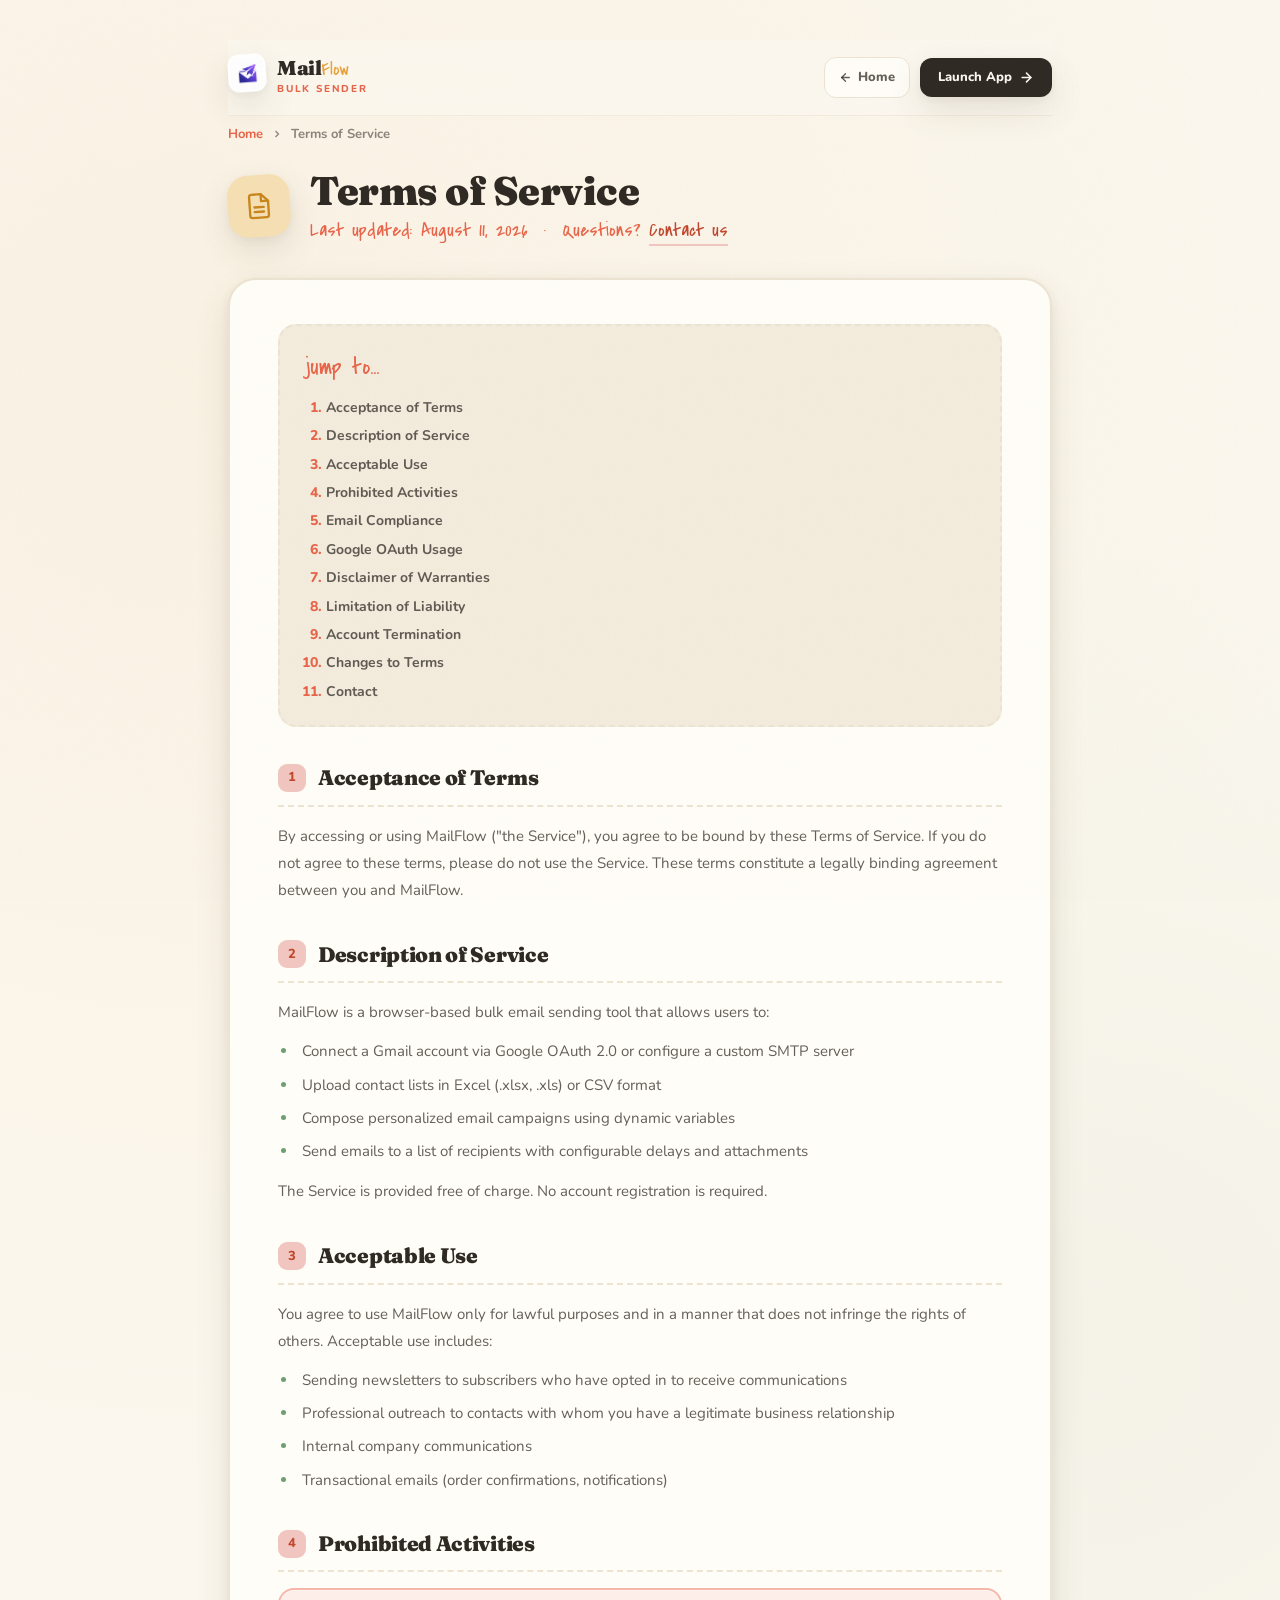
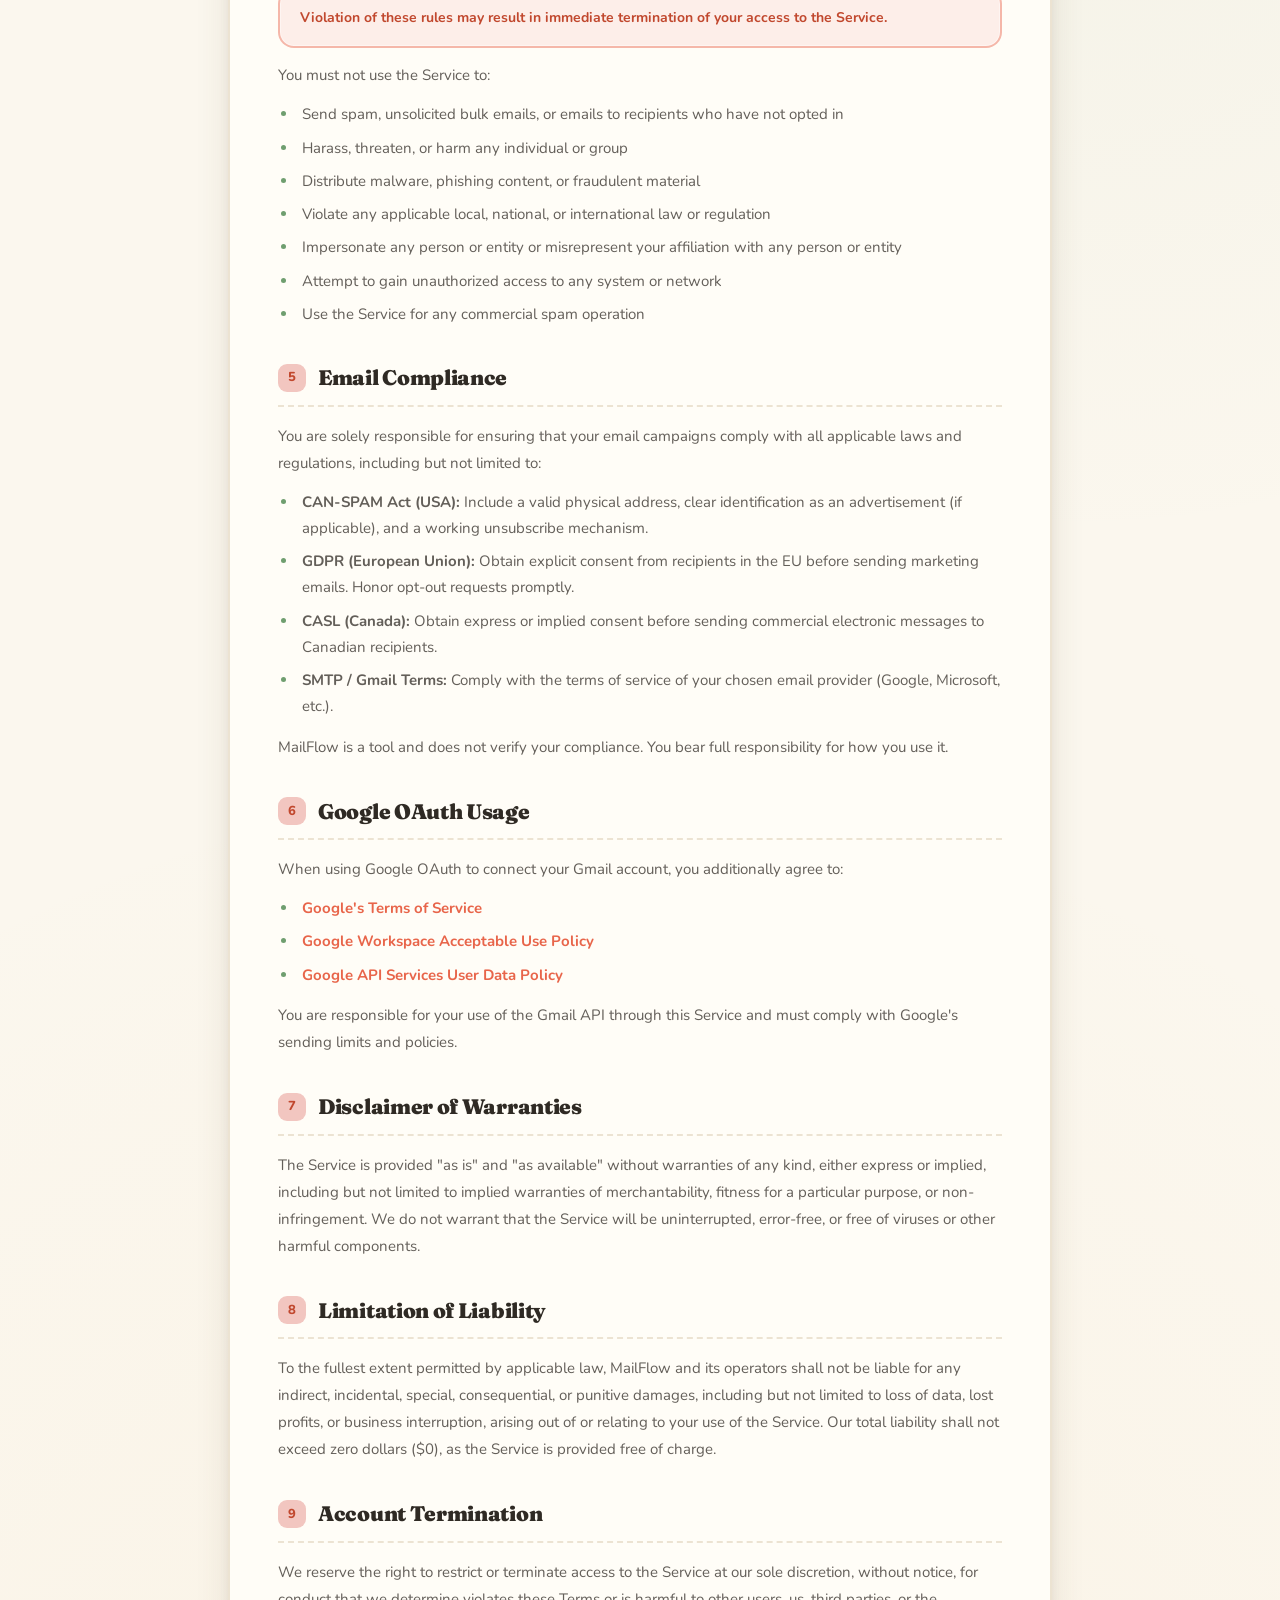
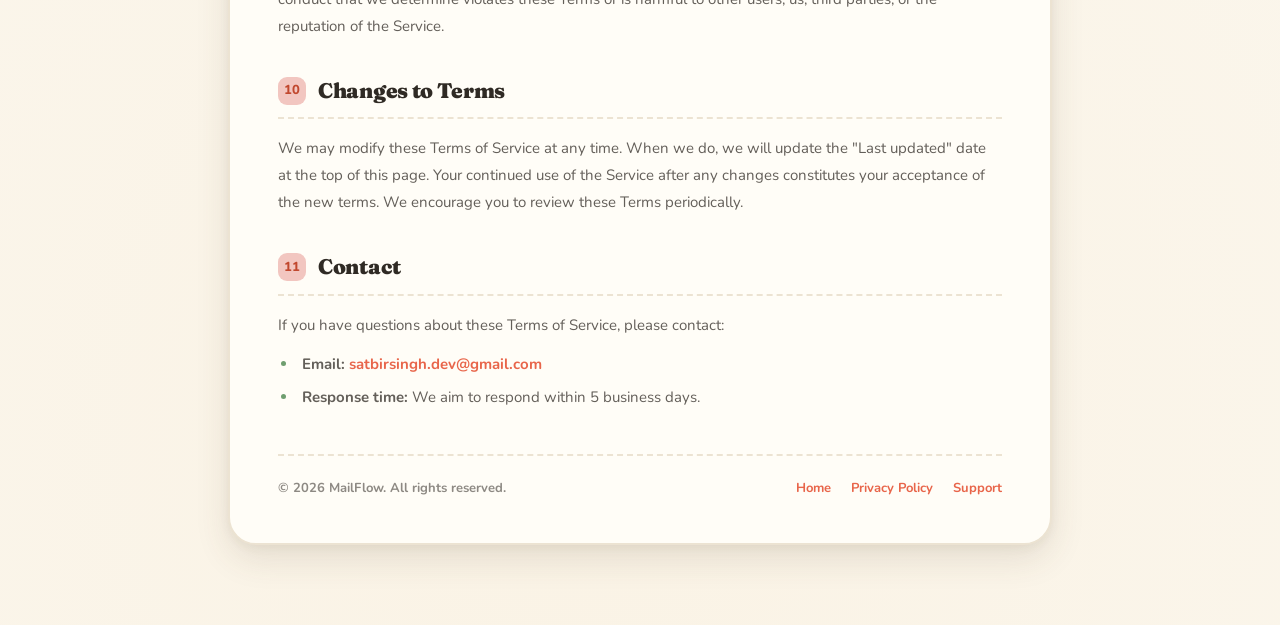
<file: templates/terms.html>
<!DOCTYPE html>
<html lang="en">

<head>
  <meta charset="UTF-8" />
  <meta name="viewport" content="width=device-width, initial-scale=1.0" />
  <title>Terms of Service | MailFlow</title>
  <meta name="description"
    content="Terms of Service for MailFlow — Understand the terms governing your use of our free, browser-based bulk email sending tool.">
  <meta name="robots" content="index, follow, max-image-preview:large">
  <link rel="canonical" href="https://www.mailflow.tech/terms" />
  <link rel="icon" type="image/svg+xml" href="/static/logo.svg" />
  <link rel="icon" type="image/x-icon" href="/static/favicon.ico" />

  <!-- Open Graph -->
  <meta property="og:site_name" content="MailFlow">
  <meta property="og:locale" content="en_US">
  <meta property="og:title" content="Terms of Service | MailFlow">
  <meta property="og:description"
    content="Terms of Service for MailFlow — Understand the terms governing your use of our free bulk email tool.">
  <meta property="og:type" content="article">
  <meta property="og:url" content="https://www.mailflow.tech/terms">
  <meta property="og:image" content="https://www.mailflow.tech/static/logo.png">

  <!-- Twitter Card -->
  <meta name="twitter:card" content="summary">
  <meta name="twitter:title" content="Terms of Service | MailFlow">
  <meta name="twitter:description"
    content="Terms of Service for MailFlow — Understand the terms governing your use of our free bulk email tool.">
  <meta name="twitter:image" content="https://www.mailflow.tech/static/logo.png">

  <!-- Favicon -->
  <link rel="icon" type="image/x-icon" href="/static/favicon.ico">
  <link rel="icon" type="image/png" sizes="32x32" href="/static/favicon-32.png">
  <link rel="apple-touch-icon" href="/static/favicon-192.png">

  <link rel="preconnect" href="https://fonts.googleapis.com">
  <link rel="preconnect" href="https://fonts.gstatic.com" crossorigin>
  <link href="https://fonts.googleapis.com/css2?family=Fraunces:opsz,wght@9..144,500;9..144,700;9..144,900&family=Nunito:wght@400;600;700;800&family=Covered+By+Your+Grace&display=swap" rel="stylesheet" />

  <style>
    *,
    *::before,
    *::after { box-sizing: border-box; margin: 0; padding: 0; }

    :root {
      --cream: #fbf7ee;
      --cream-2: #f3ecdd;
      --ink: #2f2a24;
      --ink-soft: rgba(47, 42, 36, 0.75);
      --ink-faint: rgba(47, 42, 36, 0.55);
      --terra: #e8654a;
      --terra-dark: #c1482e;
      --gold: #e9a23b;
      --gold-dark: #c9861d;
      --sage: #6f9e6f;
      --sage-dark: #578457;
      --sky: #6ca7d1;
      --blush: #f2c6c0;
      --berry: #b2506e;
      --card: #fffdf7;
      --card-border: #ece3d2;
      --shadow: 0 14px 34px rgba(84, 62, 38, 0.12), 0 3px 10px rgba(84, 62, 38, 0.06);
      --shadow-big: 0 24px 60px rgba(84, 62, 38, 0.18), 0 6px 18px rgba(84, 62, 38, 0.08);
      --font-display: 'Fraunces', Georgia, serif;
      --font-body: 'Nunito', system-ui, sans-serif;
      --font-hand: 'Covered By Your Grace', cursive;
    }

    html { scrollbar-width: thin; scrollbar-color: #d8cbb4 #ece3d2; }
    ::-webkit-scrollbar { width: 12px; }
    ::-webkit-scrollbar-track { background: var(--cream); }
    ::-webkit-scrollbar-thumb { background: #d9ccb4; border-radius: 99px; border: 3px solid var(--cream); }
    ::-webkit-scrollbar-thumb:hover { background: var(--terra); }

    html { scroll-behavior: smooth; }

    body {
      font-family: var(--font-body);
      background: var(--cream);
      color: var(--ink);
      line-height: 1.6;
      overflow-x: hidden;
      -webkit-font-smoothing: antialiased;
      background-image:
        radial-gradient(circle at 15% 10%, rgba(233,162,59,0.06) 0, transparent 32%),
        radial-gradient(circle at 85% 35%, rgba(111,158,111,0.05) 0, transparent 30%),
        radial-gradient(circle at 45% 95%, rgba(233,162,59,0.05) 0, transparent 35%);
    }

    .grain::after {
      content: '';
      position: fixed;
      inset: 0;
      pointer-events: none;
      z-index: 60;
      opacity: 0.5;
      mix-blend-mode: multiply;
      background-image: url("data:image/svg+xml,%3Csvg xmlns='http://www.w3.org/2000/svg' width='120' height='120'%3E%3Cfilter id='n'%3E%3CfeTurbulence type='fractalNoise' baseFrequency='0.9' numOctaves='2'/%3E%3C/filter%3E%3Crect width='100%25' height='100%25' filter='url(%23n)' opacity='0.05'/%3E%3C/svg%3E");
    }

    .page-wrap {
      position: relative;
      z-index: 10;
      max-width: 880px;
      margin: 0 auto;
      padding: 40px 28px 80px;
    }

    /* ── Navbar ─────────────────────────────── */
    /* ── Navbar ─────────────────────────────── */
    nav.lnav {
      position: sticky;
      top: 0;
      z-index: 50;
      display: flex;
      align-items: center;
      justify-content: space-between;
      padding: 14px 0;
      margin: 0 0 8px;
      background: rgba(251, 247, 238, 0.88);
      backdrop-filter: blur(14px);
      -webkit-backdrop-filter: blur(14px);
      border-bottom: 1.5px solid rgba(236, 227, 210, 0.6);
    }

    .nav-logo { display: flex; align-items: center; gap: 11px; text-decoration: none; }
    .logo-badge img {
      width: 38px; height: 38px; border-radius: 11px;
      object-fit: cover; background: #fff; padding: 2.5px;
      box-shadow: var(--shadow);
      transform: rotate(-4deg);
      transition: transform 0.3s;
    }
    .nav-logo:hover .logo-badge img { transform: rotate(4deg) scale(1.06); }
    .nav-logo-text {
      font-family: var(--font-display);
      font-weight: 900;
      font-size: 20px;
      letter-spacing: -0.4px;
      color: var(--ink);
      line-height: 1;
    }
    .nav-hyphen { font-family: var(--font-hand); color: var(--gold); font-weight: 400; display: inline-block; }
    .nav-logo-sub {
      font-size: 10px; color: var(--terra); font-weight: 800;
      letter-spacing: 1.8px; text-transform: uppercase; margin-top: 2px;
    }

    .nav-actions { display: flex; align-items: center; gap: 10px; }
    .btn-nav-ghost {
      display: inline-flex; align-items: center; gap: 6px;
      padding: 9px 14px; border-radius: 12px;
      font-size: 13px; font-weight: 800; text-decoration: none;
      color: var(--ink-soft); border: 1.5px solid var(--card-border);
      background: var(--card); transition: transform 0.2s, border-color 0.2s, color 0.2s, box-shadow 0.2s;
    }
    .btn-nav-ghost:hover { color: var(--terra-dark); border-color: var(--terra); transform: translateY(-2px); box-shadow: var(--shadow); }
    .btn-nav-cta {
      background: var(--ink); color: var(--cream);
      padding: 9px 18px; border-radius: 12px;
      font-size: 13px; font-weight: 800; text-decoration: none;
      display: inline-flex; align-items: center; gap: 7px;
      box-shadow: var(--shadow); transition: transform 0.2s, box-shadow 0.2s, background 0.2s;
    }
    .btn-nav-cta:hover { transform: translateY(-2px) rotate(-1deg); box-shadow: var(--shadow-big); background: var(--terra); }

    /* ── Breadcrumb ─────────────────────────── */
    .breadcrumb {
      display: flex; align-items: center; gap: 8px;
      font-size: 13px; color: var(--ink-faint); margin-bottom: 26px; font-weight: 700;
    }
    .breadcrumb a { color: var(--terra); text-decoration: none; }
    .breadcrumb a:hover { text-decoration: underline; }

    /* ── Doc hero ───────────────────────────── */
    .doc-hero { display: flex; align-items: center; gap: 20px; margin-bottom: 36px; }
    .doc-icon {
      width: 62px; height: 62px; border-radius: 20px; flex-shrink: 0;
      background: #f5dfb3; color: var(--gold-dark);
      display: grid; place-items: center;
      box-shadow: var(--shadow);
      transform: rotate(-4deg);
    }
    .doc-hero-text h1 {
      font-family: var(--font-display);
      font-size: 40px; font-weight: 900;
      letter-spacing: -0.5px; line-height: 1.05;
      margin-bottom: 6px;
    }
    .doc-hero-text .meta {
      font-family: var(--font-hand);
      font-size: 20px; line-height: 1.2;
      color: var(--terra);
    }
    .doc-hero-text .meta a { color: var(--terra-dark); text-decoration: none; border-bottom: 2px solid var(--blush); }
    .doc-hero-text .meta a:hover { border-bottom-color: var(--terra); }

    /* ── Doc card ───────────────────────────── */
    .doc-card {
      background: var(--card);
      border: 2px solid var(--card-border);
      border-radius: 28px;
      padding: 44px 48px;
      box-shadow: var(--shadow);
      animation: rise 0.5s ease-out;
    }
    @keyframes rise {
      from { opacity: 0; transform: translateY(18px); }
      to { opacity: 1; transform: translateY(0); }
    }
    @media (max-width: 600px) { .doc-card { padding: 28px 22px; } }

    .toc {
      background: var(--cream-2);
      border: 2px dashed var(--card-border);
      border-radius: 18px;
      padding: 22px 26px;
      margin-bottom: 34px;
    }
    .toc-title {
      font-family: var(--font-hand);
      font-size: 24px; color: var(--terra);
      margin-bottom: 10px;
    }
    .toc ol { padding-left: 20px; display: flex; flex-direction: column; gap: 6px; }
    .toc li { font-size: 14px; font-weight: 700; }
    .toc li::marker { color: var(--terra); font-weight: 800; }
    .toc a { color: var(--ink-soft); text-decoration: none; }
    .toc a:hover { color: var(--terra-dark); text-decoration: underline; text-underline-offset: 3px; }

    .doc-section { margin-bottom: 34px; scroll-margin-top: 110px; }
    .doc-section:last-child { margin-bottom: 0; }

    h2.section-title {
      font-family: var(--font-display);
      font-size: 21px; font-weight: 900;
      letter-spacing: -0.3px;
      color: var(--ink);
      padding-bottom: 10px;
      border-bottom: 2px dashed var(--card-border);
      margin-bottom: 16px;
      display: flex; align-items: center; gap: 12px;
    }
    h2.section-title .num {
      width: 28px; height: 28px; border-radius: 9px; flex-shrink: 0;
      background: var(--blush); color: var(--terra-dark);
      font-family: var(--font-body); font-size: 13px; font-weight: 800;
      display: grid; place-items: center;
    }

    p.doc-p {
      font-size: 15px; color: var(--ink-soft);
      line-height: 1.8; margin-bottom: 12px;
    }
    p.doc-p:last-child { margin-bottom: 0; }

    ul.doc-ul, ol.doc-ol {
      padding-left: 20px; margin-bottom: 14px;
      display: flex; flex-direction: column; gap: 7px;
    }
    ul.doc-ul li, ol.doc-ol li {
      font-size: 15px; color: var(--ink-soft); line-height: 1.75;
      padding-left: 4px;
    }
    ul.doc-ul li::marker { color: var(--sage); }
    ol.doc-ol li::marker { color: var(--terra); font-weight: 800; }

    .warn-box {
      background: #fdeee9;
      border: 2px solid rgba(232, 101, 74, 0.4);
      border-radius: 16px;
      padding: 16px 20px;
      font-size: 14px; color: var(--ink-soft); line-height: 1.7;
      margin-bottom: 14px;
      box-shadow: inset 0 0 0 1px rgba(255,255,255,0.4);
    }
    .warn-box strong { color: var(--terra-dark); }

    a.doc-link { color: var(--terra); text-decoration: none; font-weight: 700; }
    a.doc-link:hover { text-decoration: underline; text-underline-offset: 3px; }

    .doc-footer {
      margin-top: 44px; padding-top: 22px;
      border-top: 2px dashed var(--card-border);
      display: flex; align-items: center; justify-content: space-between;
      flex-wrap: wrap; gap: 12px;
      font-size: 13px; color: var(--ink-faint); font-weight: 700;
    }
    .doc-footer a { color: var(--terra); text-decoration: none; margin-left: 16px; }
    .doc-footer a:hover { text-decoration: underline; }

    @media (max-width: 640px) {
      .page-wrap { padding: 0 18px 60px; }
      nav.lnav { padding: 12px 0; margin-bottom: 4px; }
      .logo-badge img { width: 32px; height: 32px; border-radius: 9px; }
      .nav-logo-text { font-size: 17px; }
      .nav-logo-sub { font-size: 9px; letter-spacing: 1.4px; }
      .nav-actions { gap: 8px; }
      .btn-nav-ghost { padding: 7px 11px; font-size: 12px; border-radius: 10px; }
      .btn-nav-cta { padding: 7px 14px; font-size: 12px; border-radius: 10px; }
      .btn-nav-ghost svg, .btn-nav-cta svg { width: 12px !important; height: 12px !important; }
      .doc-hero-text h1 { font-size: 30px; }
      .doc-hero { gap: 14px; margin-bottom: 28px; }
      .doc-icon { width: 50px; height: 50px; border-radius: 16px; }
      .doc-icon svg { width: 22px; height: 22px; }
    }

    @media (max-width: 420px) {
      nav.lnav { padding: 10px 0; }
      .logo-badge img { width: 28px; height: 28px; border-radius: 8px; }
      .nav-logo { gap: 8px; }
      .nav-logo-text { font-size: 15px; }
      .nav-logo-sub { font-size: 8px; letter-spacing: 1px; }
      .btn-nav-ghost { padding: 6px 10px; font-size: 11px; gap: 4px; }
      .btn-nav-cta { padding: 6px 12px; font-size: 11px; gap: 5px; }
      .doc-hero-text h1 { font-size: 26px; }
      .breadcrumb { font-size: 12px; margin-bottom: 18px; }
    }
  </style>
</head>

<body class="grain">
  <div class="page-wrap">

    <nav class="lnav">
      <a href="/" class="nav-logo">
        <span class="logo-badge">
          <img src="/static/logo.png" alt="MailFlow Logo" width="44" height="44" fetchpriority="high" />
        </span>
        <span>
          <div class="nav-logo-text">Mail<span class="nav-hyphen">Flow</span></div>
          <div class="nav-logo-sub">Bulk Sender</div>
        </span>
      </a>
      <div class="nav-actions">
        <a href="/" class="btn-nav-ghost">
          <svg xmlns="http://www.w3.org/2000/svg" width="13" height="13" viewBox="0 0 24 24" fill="none" stroke="currentColor" stroke-width="2.5" stroke-linecap="round" stroke-linejoin="round">
            <line x1="19" y1="12" x2="5" y2="12" />
            <polyline points="12 19 5 12 12 5" />
          </svg>
          Home
        </a>
        <a href="/app" class="btn-nav-cta">
          Launch App
          <svg xmlns="http://www.w3.org/2000/svg" width="15" height="15" viewBox="0 0 24 24" fill="none" stroke="currentColor" stroke-width="2.5" stroke-linecap="round" stroke-linejoin="round">
            <line x1="5" y1="12" x2="19" y2="12" /><polyline points="12 5 19 12 12 19" />
          </svg>
        </a>
      </div>
    </nav>

    <main>
      <div class="breadcrumb">
        <a href="/">Home</a>
        <svg xmlns="http://www.w3.org/2000/svg" width="12" height="12" viewBox="0 0 24 24" fill="none" stroke="currentColor" stroke-width="2.5">
          <polyline points="9 18 15 12 9 6" />
        </svg>
        <span>Terms of Service</span>
      </div>

      <div class="doc-hero">
        <div class="doc-icon">
          <svg xmlns="http://www.w3.org/2000/svg" width="28" height="28" viewBox="0 0 24 24" fill="none" stroke="currentColor" stroke-width="2" stroke-linecap="round" stroke-linejoin="round">
            <path d="M14 2H6a2 2 0 0 0-2 2v16a2 2 0 0 0 2 2h12a2 2 0 0 0 2-2V8z" />
            <polyline points="14 2 14 8 20 8" />
            <line x1="16" y1="13" x2="8" y2="13" />
            <line x1="16" y1="17" x2="8" y2="17" />
          </svg>
        </div>
        <div class="doc-hero-text">
          <h1>Terms of Service</h1>
          <p class="meta">Last updated: August 11, 2026 &nbsp;&middot;&nbsp; Questions? <a href="mailto:satbirsingh.dev@gmail.com">Contact us</a></p>
        </div>
      </div>

      <div class="doc-card">
        <div class="toc">
          <div class="toc-title">jump to&hellip;</div>
          <ol>
            <li><a href="#t1">Acceptance of Terms</a></li>
            <li><a href="#t2">Description of Service</a></li>
            <li><a href="#t3">Acceptable Use</a></li>
            <li><a href="#t4">Prohibited Activities</a></li>
            <li><a href="#t5">Email Compliance</a></li>
            <li><a href="#t6">Google OAuth Usage</a></li>
            <li><a href="#t7">Disclaimer of Warranties</a></li>
            <li><a href="#t8">Limitation of Liability</a></li>
            <li><a href="#t9">Account Termination</a></li>
            <li><a href="#t10">Changes to Terms</a></li>
            <li><a href="#t11">Contact</a></li>
          </ol>
        </div>

        <div class="doc-section" id="t1">
          <h2 class="section-title"><span class="num">1</span> Acceptance of Terms</h2>
          <p class="doc-p">By accessing or using MailFlow ("the Service"), you agree to be bound by these Terms of
            Service. If you do not agree to these terms, please do not use the Service. These terms constitute a legally
            binding agreement between you and MailFlow.</p>
        </div>

        <div class="doc-section" id="t2">
          <h2 class="section-title"><span class="num">2</span> Description of Service</h2>
          <p class="doc-p">MailFlow is a browser-based bulk email sending tool that allows users to:</p>
          <ul class="doc-ul">
            <li>Connect a Gmail account via Google OAuth 2.0 or configure a custom SMTP server</li>
            <li>Upload contact lists in Excel (.xlsx, .xls) or CSV format</li>
            <li>Compose personalized email campaigns using dynamic variables</li>
            <li>Send emails to a list of recipients with configurable delays and attachments</li>
          </ul>
          <p class="doc-p">The Service is provided free of charge. No account registration is required.</p>
        </div>

        <div class="doc-section" id="t3">
          <h2 class="section-title"><span class="num">3</span> Acceptable Use</h2>
          <p class="doc-p">You agree to use MailFlow only for lawful purposes and in a manner that does not infringe
            the rights of others. Acceptable use includes:</p>
          <ul class="doc-ul">
            <li>Sending newsletters to subscribers who have opted in to receive communications</li>
            <li>Professional outreach to contacts with whom you have a legitimate business relationship</li>
            <li>Internal company communications</li>
            <li>Transactional emails (order confirmations, notifications)</li>
          </ul>
        </div>

        <div class="doc-section" id="t4">
          <h2 class="section-title"><span class="num">4</span> Prohibited Activities</h2>
          <div class="warn-box">
            <strong>Violation of these rules may result in immediate termination of your access to the Service.</strong>
          </div>
          <p class="doc-p">You must not use the Service to:</p>
          <ul class="doc-ul">
            <li>Send spam, unsolicited bulk emails, or emails to recipients who have not opted in</li>
            <li>Harass, threaten, or harm any individual or group</li>
            <li>Distribute malware, phishing content, or fraudulent material</li>
            <li>Violate any applicable local, national, or international law or regulation</li>
            <li>Impersonate any person or entity or misrepresent your affiliation with any person or entity</li>
            <li>Attempt to gain unauthorized access to any system or network</li>
            <li>Use the Service for any commercial spam operation</li>
          </ul>
        </div>

        <div class="doc-section" id="t5">
          <h2 class="section-title"><span class="num">5</span> Email Compliance</h2>
          <p class="doc-p">You are solely responsible for ensuring that your email campaigns comply with all applicable
            laws and regulations, including but not limited to:</p>
          <ul class="doc-ul">
            <li><strong>CAN-SPAM Act (USA):</strong> Include a valid physical address, clear identification as an
              advertisement (if applicable), and a working unsubscribe mechanism.</li>
            <li><strong>GDPR (European Union):</strong> Obtain explicit consent from recipients in the EU before sending
              marketing emails. Honor opt-out requests promptly.</li>
            <li><strong>CASL (Canada):</strong> Obtain express or implied consent before sending commercial electronic
              messages to Canadian recipients.</li>
            <li><strong>SMTP / Gmail Terms:</strong> Comply with the terms of service of your chosen email provider
              (Google, Microsoft, etc.).</li>
          </ul>
          <p class="doc-p">MailFlow is a tool and does not verify your compliance. You bear full responsibility for
            how you use it.</p>
        </div>

        <div class="doc-section" id="t6">
          <h2 class="section-title"><span class="num">6</span> Google OAuth Usage</h2>
          <p class="doc-p">When using Google OAuth to connect your Gmail account, you additionally agree to:</p>
          <ul class="doc-ul">
            <li><a class="doc-link" href="https://policies.google.com/terms" target="_blank" rel="noopener">Google's Terms of Service</a></li>
            <li><a class="doc-link" href="https://workspace.google.com/terms/user_features.html" target="_blank" rel="noopener">Google Workspace Acceptable Use Policy</a></li>
            <li><a class="doc-link" href="https://developers.google.com/terms/api-services-user-data-policy" target="_blank" rel="noopener">Google API Services User Data Policy</a></li>
          </ul>
          <p class="doc-p">You are responsible for your use of the Gmail API through this Service and must comply with
            Google's sending limits and policies.</p>
        </div>

        <div class="doc-section" id="t7">
          <h2 class="section-title"><span class="num">7</span> Disclaimer of Warranties</h2>
          <p class="doc-p">The Service is provided "as is" and "as available" without warranties of any kind, either
            express or implied, including but not limited to implied warranties of merchantability, fitness for a
            particular purpose, or non-infringement. We do not warrant that the Service will be uninterrupted, error-free,
            or free of viruses or other harmful components.</p>
        </div>

        <div class="doc-section" id="t8">
          <h2 class="section-title"><span class="num">8</span> Limitation of Liability</h2>
          <p class="doc-p">To the fullest extent permitted by applicable law, MailFlow and its operators shall not
            be liable for any indirect, incidental, special, consequential, or punitive damages, including but not limited
            to loss of data, lost profits, or business interruption, arising out of or relating to your use of the
            Service. Our total liability shall not exceed zero dollars ($0), as the Service is provided free of charge.
          </p>
        </div>

        <div class="doc-section" id="t9">
          <h2 class="section-title"><span class="num">9</span> Account Termination</h2>
          <p class="doc-p">We reserve the right to restrict or terminate access to the Service at our sole discretion,
            without notice, for conduct that we determine violates these Terms or is harmful to other users, us, third
            parties, or the reputation of the Service.</p>
        </div>

        <div class="doc-section" id="t10">
          <h2 class="section-title"><span class="num">10</span> Changes to Terms</h2>
          <p class="doc-p">We may modify these Terms of Service at any time. When we do, we will update the "Last updated"
            date at the top of this page. Your continued use of the Service after any changes constitutes your acceptance
            of the new terms. We encourage you to review these Terms periodically.</p>
        </div>

        <div class="doc-section" id="t11">
          <h2 class="section-title"><span class="num">11</span> Contact</h2>
          <p class="doc-p">If you have questions about these Terms of Service, please contact:</p>
          <ul class="doc-ul">
            <li><strong>Email:</strong> <a class="doc-link" href="mailto:satbirsingh.dev@gmail.com">satbirsingh.dev@gmail.com</a></li>
            <li><strong>Response time:</strong> We aim to respond within 5 business days.</li>
          </ul>
        </div>

        <div class="doc-footer">
          <span>&copy; 2026 MailFlow. All rights reserved.</span>
          <div>
            <a href="/">Home</a>
            <a href="/privacy">Privacy Policy</a>
            <a href="/support">Support</a>
          </div>
        </div>
      </div>
    </main>
  </div>
</body>

</html>
</file>
